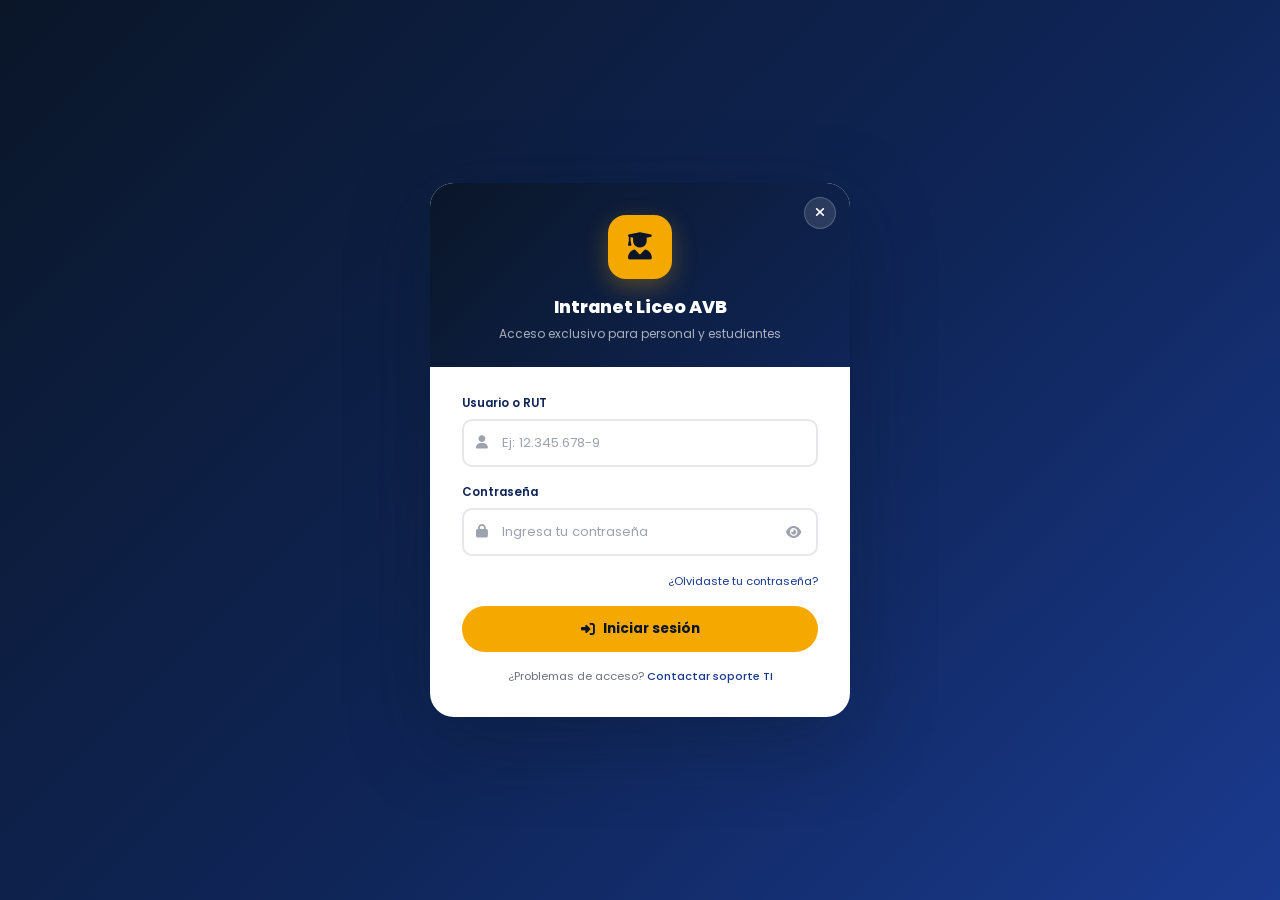
<file: index.html>
<!DOCTYPE html>
<html lang="es">
<head>
  <meta charset="UTF-8">
  <meta name="viewport" content="width=device-width, initial-scale=1.0">
  <title>Login - Intranet Liceo AVB</title>
  <link rel="icon" href="avb logo.jpg" type="image/png">

  <!-- CSS Principal -->
  <link rel="stylesheet" href="style.css">

  <!-- Fuente Poppins -->
  <link href="https://fonts.googleapis.com/css2?family=Poppins:wght@400;500;600;700;800&display=swap" rel="stylesheet">

  <!-- FontAwesome Íconos -->
  <link rel="stylesheet" href="https://cdnjs.cloudflare.com/ajax/libs/font-awesome/6.4.0/css/all.min.css">
</head>
<body>

  <main class="login-container">
    <section class="login-card">

      <header class="login-header">
        <button class="close-button" type="button" id="closeBtn" aria-label="Cerrar">
          <i class="fas fa-times"></i>
        </button>

        <div class="login-icon">
          <i class="fas fa-user-graduate"></i>
        </div>

        <h1>Intranet Liceo AVB</h1>
        <p>Acceso exclusivo para personal y estudiantes</p>
      </header>

      <!-- Mensaje de Alerta/Error Estilizado -->
      <div id="alertBox" class="alert-box" style="display: none;">
        <i id="alertIcon" class="fas"></i>
        <span id="alertText"></span>
      </div>

      <form class="login-form" id="loginForm">

        <div class="form-group">
          <label for="intraUser">Usuario o RUT</label>

          <div class="input-wrap">
            <i class="fas fa-user"></i>
            <input
              type="text"
              id="intraUser"
              name="usuario"
              placeholder="Ej: 12.345.678-9"
              autocomplete="username"
              required
            >
          </div>
        </div>

        <div class="form-group">
          <label for="intraPass">Contraseña</label>

          <div class="input-wrap">
            <i class="fas fa-lock"></i>
            <input
              type="password"
              id="intraPass"
              name="password"
              placeholder="Ingresa tu contraseña"
              autocomplete="current-password"
              required
            >

            <button
              class="toggle-pass"
              type="button"
              id="togglePass"
              aria-label="Mostrar contraseña"
            >
              <i class="fas fa-eye"></i>
            </button>
          </div>
        </div>

        <a href="recuperar_contra.html" class="form-forgot">
          ¿Olvidaste tu contraseña?
        </a>

        <button type="submit" class="btn-login" id="btnLogin">
          <i class="fas fa-sign-in-alt"></i>
          <span>Iniciar sesión</span>
        </button>

        <div class="login-footer">
          ¿Problemas de acceso?
          <a href="mailto:soporte@liceoavb.cl">
            Contactar soporte TI
          </a>
        </div>

      </form>
    </section>
  </main>

  <!-- JavaScript separado -->
  <script src="script.js"></script>
</body>
</html>
</file>
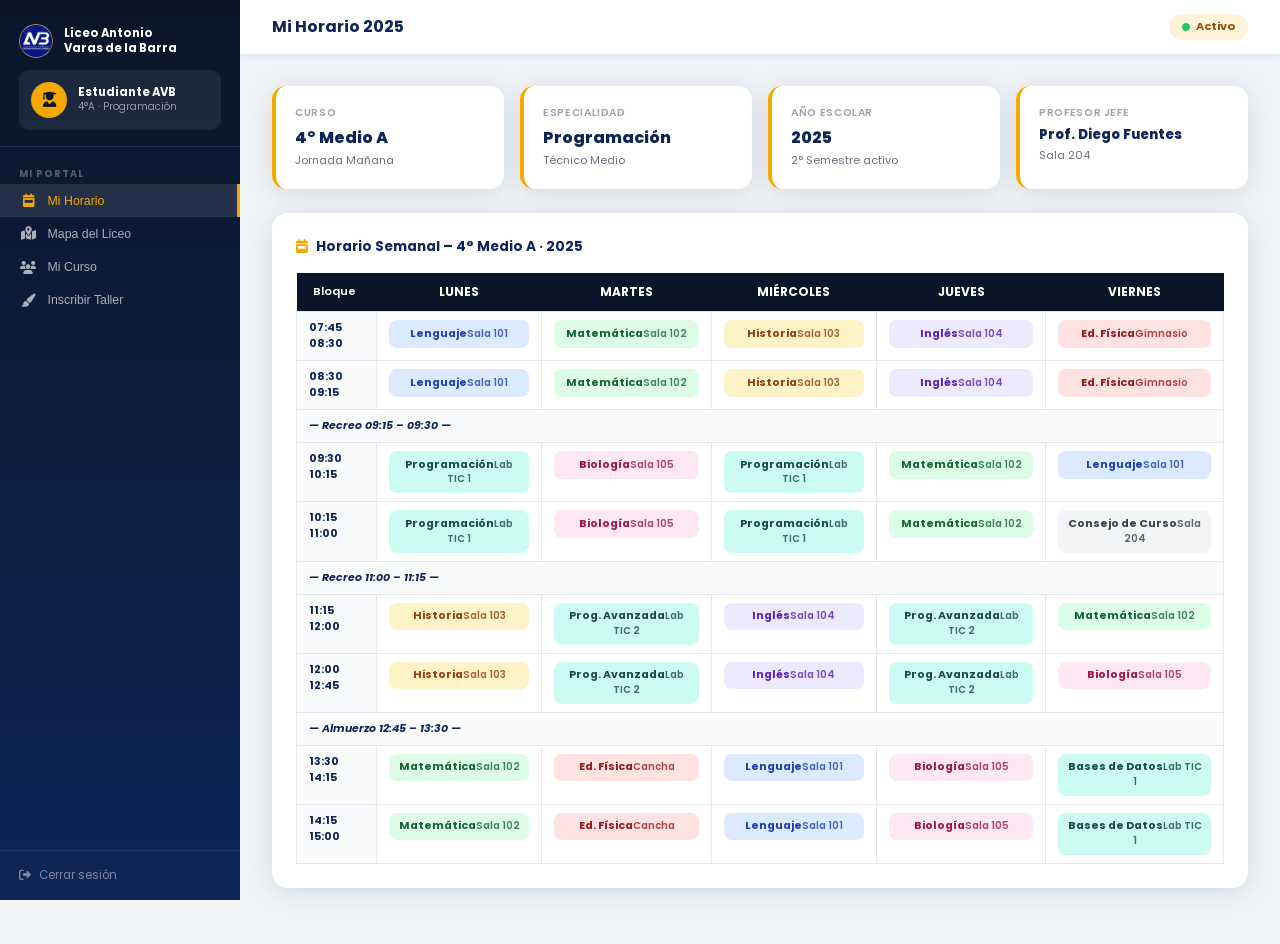
<file: estudiante.html>
<!DOCTYPE html>
<html lang="es">
<head>
  <meta charset="UTF-8"/>
  <meta name="viewport" content="width=device-width,initial-scale=1.0"/>
  <title>Portal Estudiante – Liceo AVB</title>
  <link rel="icon" href="avb logo.jpg" type="image/png">
  <link href="https://fonts.googleapis.com/css2?family=Poppins:wght@300;400;500;600;700;800&display=swap" rel="stylesheet"/>
  <link rel="stylesheet" href="https://cdnjs.cloudflare.com/ajax/libs/font-awesome/6.4.0/css/all.min.css"/>
  <style>
    *,*::before,*::after{box-sizing:border-box;margin:0;padding:0}
    :root{--navy:#0f2557;--dark:#0a1628;--gold:#f5a800;--gold2:#ffc107;--gray:#f3f4f6;--text:#374151;--white:#fff;--radius:12px;--shadow:0 4px 24px rgba(10,22,40,.12)}
    body{font-family:'Poppins',sans-serif;background:#f0f4f8;color:var(--text);min-height:100vh}

    /* SIDEBAR */
    .sidebar{position:fixed;top:0;left:0;width:240px;height:100vh;background:linear-gradient(180deg,var(--dark) 0%,var(--navy) 100%);display:flex;flex-direction:column;z-index:100;overflow-y:auto}
    .sb-brand{padding:1.5rem 1.2rem 1rem;border-bottom:1px solid rgba(255,255,255,.08)}
    .sb-brand .logo{display:flex;align-items:center;gap:.7rem;margin-bottom:.75rem}
    .sb-brand .logo svg{width:36px;height:36px;flex-shrink:0}
    .sb-brand .logo span{font-size:.72rem;font-weight:700;color:#fff;line-height:1.3}
    .sb-user{background:rgba(255,255,255,.07);border-radius:10px;padding:.75rem;display:flex;align-items:center;gap:.65rem}
    .sb-user .av{width:36px;height:36px;border-radius:50%;background:var(--gold);display:flex;align-items:center;justify-content:center;flex-shrink:0}
    .sb-user .av i{color:var(--dark);font-size:.95rem}
    .sb-user h4{font-size:.72rem;font-weight:700;color:#fff;line-height:1.2}
    .sb-user p{font-size:.62rem;color:rgba(255,255,255,.55)}
    .sb-nav{padding:.75rem 0;flex:1}
    .sb-section{font-size:.6rem;font-weight:700;color:rgba(255,255,255,.3);text-transform:uppercase;letter-spacing:.1em;padding:.5rem 1.2rem .2rem}
    .sb-link{display:flex;align-items:center;gap:.65rem;padding:.6rem 1.2rem;font-size:.77rem;font-weight:500;color:rgba(255,255,255,.65);text-decoration:none;transition:all .2s;cursor:pointer;border:none;background:none;width:100%;text-align:left}
    .sb-link i{width:18px;text-align:center;font-size:.82rem}
    .sb-link:hover,.sb-link.active{background:rgba(255,255,255,.1);color:#fff;border-right:3px solid var(--gold)}
    .sb-link.active{color:var(--gold)}
    .sb-footer{padding:1rem 1.2rem;border-top:1px solid rgba(255,255,255,.08)}
    .sb-footer a{display:flex;align-items:center;gap:.5rem;font-size:.72rem;color:rgba(255,255,255,.45);text-decoration:none;transition:color .2s}
    .sb-footer a:hover{color:#fff}

    /* MAIN */
    .main{margin-left:240px;min-height:100vh}
    .topbar{background:var(--white);padding:.85rem 2rem;display:flex;align-items:center;justify-content:space-between;box-shadow:0 1px 8px rgba(10,22,40,.08);position:sticky;top:0;z-index:50}
    .topbar h1{font-size:1rem;font-weight:700;color:var(--navy)}
    .topbar-right{display:flex;align-items:center;gap:1rem}
    .tb-badge{background:rgba(245,168,0,.15);color:#92540a;font-size:.7rem;font-weight:700;padding:.3rem .8rem;border-radius:50px;display:flex;align-items:center;gap:.4rem}
    .content{padding:2rem}

    /* PAGES */
    .page{display:none}.page.active{display:block}

    /* CARDS */
    .card{background:var(--white);border-radius:16px;padding:1.5rem;box-shadow:var(--shadow);margin-bottom:1.5rem}
    .card-title{font-size:.85rem;font-weight:700;color:var(--navy);margin-bottom:1rem;display:flex;align-items:center;gap:.5rem}
    .card-title i{color:var(--gold)}

    /* INFO CARDS ROW */
    .info-row{display:grid;grid-template-columns:repeat(auto-fill,minmax(200px,1fr));gap:1rem;margin-bottom:1.5rem}
    .info-card{background:var(--white);border-radius:14px;padding:1.2rem;box-shadow:var(--shadow);border-left:4px solid var(--gold)}
    .info-card .ic-label{font-size:.65rem;font-weight:600;color:#9ca3af;text-transform:uppercase;letter-spacing:.06em;margin-bottom:.25rem}
    .info-card .ic-value{font-size:1rem;font-weight:800;color:var(--navy)}
    .info-card .ic-sub{font-size:.7rem;color:#6b7280;margin-top:.15rem}

    /* HORARIO */
    .schedule-wrap{overflow-x:auto}
    .schedule{border-collapse:collapse;width:100%;min-width:700px;font-size:.74rem}
    .schedule th{background:var(--dark);color:#fff;padding:.65rem 1rem;text-align:center;font-weight:600;font-size:.7rem}
    .schedule th:first-child{text-align:left;width:80px}
    .schedule td{border:1px solid #e5e7eb;padding:.5rem .75rem;vertical-align:top;text-align:center}
    .schedule td:first-child{background:#f9fafb;font-weight:700;color:var(--navy);text-align:left;font-size:.68rem}
    .s-cell{border-radius:8px;padding:.4rem .5rem;font-size:.68rem;font-weight:600;line-height:1.35;display:block}
    .s-cell .asig{font-weight:700}
    .s-cell .sala{font-size:.62rem;opacity:.8;margin-top:.1rem}
    .c1{background:#dbeafe;color:#1e40af}.c2{background:#dcfce7;color:#166534}
    .c3{background:#fef3c7;color:#92400e}.c4{background:#ede9fe;color:#5b21b6}
    .c5{background:#fee2e2;color:#991b1b}.c6{background:#ccfbf1;color:#134e4a}
    .c7{background:#fce7f3;color:#9d174d}.c8{background:#f3f4f6;color:#374151}
    .s-break{background:#f9fafb;color:#9ca3af;font-style:italic;font-size:.66rem;text-align:center}
    .day-head{font-size:.75rem;font-weight:700}

    /* MAPA */
    .mapa-wrap{position:relative;width:100%;border-radius:12px;overflow:hidden;border:2px solid #e5e7eb}
    .mapa-svg{width:100%;height:auto;display:block}
    .map-legend{display:flex;flex-wrap:wrap;gap:.5rem;margin-top:1rem}
    .ml-item{display:flex;align-items:center;gap:.4rem;font-size:.7rem;color:var(--text)}
    .ml-dot{width:14px;height:14px;border-radius:4px;flex-shrink:0}

    /* TALLERES */
    .talleres-grid{display:grid;grid-template-columns:repeat(auto-fill,minmax(240px,1fr));gap:1rem}
    .taller-card{background:var(--gray);border-radius:14px;padding:1.25rem;border:2px solid transparent;transition:all .25s;cursor:pointer}
    .taller-card:hover{border-color:var(--gold);background:var(--white);box-shadow:var(--shadow)}
    .taller-card.inscrito{border-color:#16a34a;background:#f0fdf4}
    .tc-head{display:flex;align-items:center;gap:.75rem;margin-bottom:.75rem}
    .tc-icon{width:44px;height:44px;border-radius:12px;display:flex;align-items:center;justify-content:center;font-size:1.1rem;flex-shrink:0}
    .tc-head h3{font-size:.82rem;font-weight:700;color:var(--navy)}
    .tc-head p{font-size:.67rem;color:#6b7280}
    .tc-info{display:flex;flex-direction:column;gap:.2rem;margin-bottom:.85rem}
    .tc-info span{font-size:.68rem;color:#6b7280;display:flex;align-items:center;gap:.35rem}
    .tc-info span i{color:var(--gold);font-size:.65rem;width:12px}
    .btn-inscribir{width:100%;padding:.5rem;border-radius:50px;border:2px solid var(--navy);background:transparent;color:var(--navy);font-family:'Poppins',sans-serif;font-size:.74rem;font-weight:700;cursor:pointer;transition:all .2s}
    .btn-inscribir:hover{background:var(--navy);color:#fff}
    .btn-inscrito{width:100%;padding:.5rem;border-radius:50px;border:2px solid #16a34a;background:#16a34a;color:#fff;font-family:'Poppins',sans-serif;font-size:.74rem;font-weight:700;cursor:default}

    /* CURSO */
    .curso-grid{display:grid;grid-template-columns:1fr 1fr;gap:1.5rem}
    .pjefe-card{background:linear-gradient(135deg,var(--dark),var(--navy));border-radius:16px;padding:1.5rem;color:#fff;display:flex;align-items:center;gap:1rem}
    .pjefe-av{width:64px;height:64px;border-radius:50%;background:var(--gold);display:flex;align-items:center;justify-content:center;flex-shrink:0}
    .pjefe-av i{font-size:1.6rem;color:var(--dark)}
    .pjefe-info h3{font-size:1rem;font-weight:800;margin-bottom:.2rem}
    .pjefe-info p{font-size:.72rem;color:rgba(255,255,255,.7)}
    .pjefe-info .pjefe-tag{display:inline-block;margin-top:.4rem;background:var(--gold);color:var(--dark);font-size:.62rem;font-weight:700;padding:.15rem .55rem;border-radius:50px}
    .compas-list{display:grid;grid-template-columns:1fr 1fr;gap:.5rem;max-height:320px;overflow-y:auto}
    .compas-list::-webkit-scrollbar{width:4px}.compas-list::-webkit-scrollbar-thumb{background:#d1d5db;border-radius:4px}
    .compan-item{display:flex;align-items:center;gap:.6rem;background:var(--gray);border-radius:10px;padding:.6rem .8rem}
    .compan-av{width:30px;height:30px;border-radius:50%;background:linear-gradient(135deg,var(--dark),var(--navy));display:flex;align-items:center;justify-content:center;flex-shrink:0}
    .compan-av i{font-size:.7rem;color:var(--gold)}
    .compan-item h4{font-size:.7rem;font-weight:600;color:var(--navy);line-height:1.2}
    .compan-item p{font-size:.6rem;color:#9ca3af}

    @media(max-width:768px){.sidebar{width:100%;height:auto;position:relative}.main{margin-left:0}.curso-grid{grid-template-columns:1fr}}
  </style>
</head>
<body>

<!-- SIDEBAR -->
<div class="sidebar">
  <div class="sb-brand">
    <div class="logo">
      <img src="[data-uri]" alt="Logo AVB" style="width:34px;height:34px;border-radius:50%;object-fit:cover;flex-shrink:0"/>
      <span>Liceo Antonio<br/>Varas de la Barra</span>
    </div>
    <div class="sb-user">
      <div class="av"><i class="fas fa-user-graduate"></i></div>
      <div>
        <h4 id="sbName">Estudiante AVB</h4>
        <p id="sbCurso">4°A · Programación</p>
      </div>
    </div>
  </div>
  <nav class="sb-nav">
    <div class="sb-section">Mi Portal</div>
    <button class="sb-link active" onclick="showPage('horario',this)"><i class="fas fa-calendar-week"></i> Mi Horario</button>
    <button class="sb-link" onclick="showPage('mapa',this)"><i class="fas fa-map-marked-alt"></i> Mapa del Liceo</button>
    <button class="sb-link" onclick="showPage('curso',this)"><i class="fas fa-users"></i> Mi Curso</button>
    <button class="sb-link" onclick="showPage('talleres',this)"><i class="fas fa-paint-brush"></i> Inscribir Taller</button>
  </nav>
  <div class="sb-footer">
    <a href="../index.html" onclick="return confirmLogout()"><i class="fas fa-sign-out-alt"></i> Cerrar sesión</a>
  </div>
</div>

<!-- MAIN -->
<div class="main">
  <div class="topbar">
    <h1 id="pageTitle">Mi Horario 2025</h1>
    <div class="topbar-right">
      <span class="tb-badge"><i class="fas fa-circle" style="color:#22c55e;font-size:.5rem"></i> Activo</span>
    </div>
  </div>
  <div class="content">

    <!-- INFO ROW -->
    <div class="info-row">
      <div class="info-card"><div class="ic-label">Curso</div><div class="ic-value">4° Medio A</div><div class="ic-sub">Jornada Mañana</div></div>
      <div class="info-card"><div class="ic-label">Especialidad</div><div class="ic-value">Programación</div><div class="ic-sub">Técnico Medio</div></div>
      <div class="info-card"><div class="ic-label">Año Escolar</div><div class="ic-value">2025</div><div class="ic-sub">2° Semestre activo</div></div>
      <div class="info-card"><div class="ic-label">Profesor Jefe</div><div class="ic-value" style="font-size:.82rem">Prof. Diego Fuentes</div><div class="ic-sub">Sala 204</div></div>
    </div>

    <!-- HORARIO PAGE -->
    <div class="page active" id="page-horario">
      <div class="card">
        <div class="card-title"><i class="fas fa-calendar-week"></i> Horario Semanal – 4° Medio A · 2025</div>
        <div class="schedule-wrap">
          <table class="schedule">
            <thead>
              <tr>
                <th>Bloque</th>
                <th><span class="day-head">LUNES</span></th>
                <th><span class="day-head">MARTES</span></th>
                <th><span class="day-head">MIÉRCOLES</span></th>
                <th><span class="day-head">JUEVES</span></th>
                <th><span class="day-head">VIERNES</span></th>
              </tr>
            </thead>
            <tbody>
              <tr>
                <td>07:45<br/>08:30</td>
                <td><span class="s-cell c1"><span class="asig">Lenguaje</span><span class="sala">Sala 101</span></span></td>
                <td><span class="s-cell c2"><span class="asig">Matemática</span><span class="sala">Sala 102</span></span></td>
                <td><span class="s-cell c3"><span class="asig">Historia</span><span class="sala">Sala 103</span></span></td>
                <td><span class="s-cell c4"><span class="asig">Inglés</span><span class="sala">Sala 104</span></span></td>
                <td><span class="s-cell c5"><span class="asig">Ed. Física</span><span class="sala">Gimnasio</span></span></td>
              </tr>
              <tr>
                <td>08:30<br/>09:15</td>
                <td><span class="s-cell c1"><span class="asig">Lenguaje</span><span class="sala">Sala 101</span></span></td>
                <td><span class="s-cell c2"><span class="asig">Matemática</span><span class="sala">Sala 102</span></span></td>
                <td><span class="s-cell c3"><span class="asig">Historia</span><span class="sala">Sala 103</span></span></td>
                <td><span class="s-cell c4"><span class="asig">Inglés</span><span class="sala">Sala 104</span></span></td>
                <td><span class="s-cell c5"><span class="asig">Ed. Física</span><span class="sala">Gimnasio</span></span></td>
              </tr>
              <tr><td colspan="6" class="s-break">— Recreo 09:15 – 09:30 —</td></tr>
              <tr>
                <td>09:30<br/>10:15</td>
                <td><span class="s-cell c6"><span class="asig">Programación</span><span class="sala">Lab TIC 1</span></span></td>
                <td><span class="s-cell c7"><span class="asig">Biología</span><span class="sala">Sala 105</span></span></td>
                <td><span class="s-cell c6"><span class="asig">Programación</span><span class="sala">Lab TIC 1</span></span></td>
                <td><span class="s-cell c2"><span class="asig">Matemática</span><span class="sala">Sala 102</span></span></td>
                <td><span class="s-cell c1"><span class="asig">Lenguaje</span><span class="sala">Sala 101</span></span></td>
              </tr>
              <tr>
                <td>10:15<br/>11:00</td>
                <td><span class="s-cell c6"><span class="asig">Programación</span><span class="sala">Lab TIC 1</span></span></td>
                <td><span class="s-cell c7"><span class="asig">Biología</span><span class="sala">Sala 105</span></span></td>
                <td><span class="s-cell c6"><span class="asig">Programación</span><span class="sala">Lab TIC 1</span></span></td>
                <td><span class="s-cell c2"><span class="asig">Matemática</span><span class="sala">Sala 102</span></span></td>
                <td><span class="s-cell c8"><span class="asig">Consejo de Curso</span><span class="sala">Sala 204</span></span></td>
              </tr>
              <tr><td colspan="6" class="s-break">— Recreo 11:00 – 11:15 —</td></tr>
              <tr>
                <td>11:15<br/>12:00</td>
                <td><span class="s-cell c3"><span class="asig">Historia</span><span class="sala">Sala 103</span></span></td>
                <td><span class="s-cell c6"><span class="asig">Prog. Avanzada</span><span class="sala">Lab TIC 2</span></span></td>
                <td><span class="s-cell c4"><span class="asig">Inglés</span><span class="sala">Sala 104</span></span></td>
                <td><span class="s-cell c6"><span class="asig">Prog. Avanzada</span><span class="sala">Lab TIC 2</span></span></td>
                <td><span class="s-cell c2"><span class="asig">Matemática</span><span class="sala">Sala 102</span></span></td>
              </tr>
              <tr>
                <td>12:00<br/>12:45</td>
                <td><span class="s-cell c3"><span class="asig">Historia</span><span class="sala">Sala 103</span></span></td>
                <td><span class="s-cell c6"><span class="asig">Prog. Avanzada</span><span class="sala">Lab TIC 2</span></span></td>
                <td><span class="s-cell c4"><span class="asig">Inglés</span><span class="sala">Sala 104</span></span></td>
                <td><span class="s-cell c6"><span class="asig">Prog. Avanzada</span><span class="sala">Lab TIC 2</span></span></td>
                <td><span class="s-cell c7"><span class="asig">Biología</span><span class="sala">Sala 105</span></span></td>
              </tr>
              <tr><td colspan="6" class="s-break">— Almuerzo 12:45 – 13:30 —</td></tr>
              <tr>
                <td>13:30<br/>14:15</td>
                <td><span class="s-cell c2"><span class="asig">Matemática</span><span class="sala">Sala 102</span></span></td>
                <td><span class="s-cell c5"><span class="asig">Ed. Física</span><span class="sala">Cancha</span></span></td>
                <td><span class="s-cell c1"><span class="asig">Lenguaje</span><span class="sala">Sala 101</span></span></td>
                <td><span class="s-cell c7"><span class="asig">Biología</span><span class="sala">Sala 105</span></span></td>
                <td><span class="s-cell c6"><span class="asig">Bases de Datos</span><span class="sala">Lab TIC 1</span></span></td>
              </tr>
              <tr>
                <td>14:15<br/>15:00</td>
                <td><span class="s-cell c2"><span class="asig">Matemática</span><span class="sala">Sala 102</span></span></td>
                <td><span class="s-cell c5"><span class="asig">Ed. Física</span><span class="sala">Cancha</span></span></td>
                <td><span class="s-cell c1"><span class="asig">Lenguaje</span><span class="sala">Sala 101</span></span></td>
                <td><span class="s-cell c7"><span class="asig">Biología</span><span class="sala">Sala 105</span></span></td>
                <td><span class="s-cell c6"><span class="asig">Bases de Datos</span><span class="sala">Lab TIC 1</span></span></td>
              </tr>
            </tbody>
          </table>
        </div>
      </div>
    </div>

    <!-- MAPA PAGE -->
    <div class="page" id="page-mapa">
      <div class="card">
        <div class="card-title"><i class="fas fa-map-marked-alt"></i> Mapa del Liceo AVB – Planta completa</div>
        <div class="mapa-wrap">
          <svg class="mapa-svg" viewBox="0 0 900 620" xmlns="http://www.w3.org/2000/svg" font-family="Poppins,Arial,sans-serif">
            <!-- Fondo -->
            <rect width="900" height="620" fill="#f8fafc" rx="8"/>
            <!-- Perímetro exterior -->
            <rect x="20" y="20" width="860" height="580" fill="none" stroke="#94a3b8" stroke-width="2" stroke-dasharray="6,3" rx="6"/>
            <!-- Título plano -->
            <text x="450" y="50" text-anchor="middle" font-size="13" font-weight="700" fill="#0f2557">PLANO LICEO TÉCNICO PROFESIONAL ANTONIO VARAS DE LA BARRA</text>

            <!-- PATIO CENTRAL -->
            <rect x="310" y="180" width="280" height="200" fill="#e0f2fe" stroke="#7dd3fc" stroke-width="1.5" rx="6"/>
            <text x="450" y="270" text-anchor="middle" font-size="11" font-weight="600" fill="#0369a1">PATIO CENTRAL</text>
            <text x="450" y="285" text-anchor="middle" font-size="9" fill="#0369a1">Área recreativa</text>

            <!-- ENTRADA PRINCIPAL -->
            <rect x="390" y="560" width="120" height="30" fill="#f5a800" stroke="#d97706" stroke-width="1.5" rx="4"/>
            <text x="450" y="579" text-anchor="middle" font-size="10" font-weight="700" fill="#0a1628">ENTRADA PRINCIPAL</text>

            <!-- BLOQUE A – AULAS (izq) -->
            <rect x="40" y="70" width="250" height="440" fill="#dbeafe" stroke="#93c5fd" stroke-width="1.5" rx="6"/>
            <text x="165" y="95" text-anchor="middle" font-size="11" font-weight="700" fill="#1e40af">BLOQUE A – AULAS</text>
            <!-- Salas -->
            <rect x="55" y="105" width="100" height="55" fill="#fff" stroke="#93c5fd" stroke-width="1" rx="4"/>
            <text x="105" y="128" text-anchor="middle" font-size="9" font-weight="600" fill="#1e40af">Sala 101</text>
            <text x="105" y="141" text-anchor="middle" font-size="8" fill="#6b7280">Lenguaje</text>
            <rect x="175" y="105" width="100" height="55" fill="#fff" stroke="#93c5fd" stroke-width="1" rx="4"/>
            <text x="225" y="128" text-anchor="middle" font-size="9" font-weight="600" fill="#1e40af">Sala 102</text>
            <text x="225" y="141" text-anchor="middle" font-size="8" fill="#6b7280">Matemática</text>
            <rect x="55" y="170" width="100" height="55" fill="#fff" stroke="#93c5fd" stroke-width="1" rx="4"/>
            <text x="105" y="193" text-anchor="middle" font-size="9" font-weight="600" fill="#1e40af">Sala 103</text>
            <text x="105" y="206" text-anchor="middle" font-size="8" fill="#6b7280">Historia</text>
            <rect x="175" y="170" width="100" height="55" fill="#fff" stroke="#93c5fd" stroke-width="1" rx="4"/>
            <text x="225" y="193" text-anchor="middle" font-size="9" font-weight="600" fill="#1e40af">Sala 104</text>
            <text x="225" y="206" text-anchor="middle" font-size="8" fill="#6b7280">Inglés</text>
            <rect x="55" y="235" width="100" height="55" fill="#fff" stroke="#93c5fd" stroke-width="1" rx="4"/>
            <text x="105" y="258" text-anchor="middle" font-size="9" font-weight="600" fill="#1e40af">Sala 105</text>
            <text x="105" y="271" text-anchor="middle" font-size="8" fill="#6b7280">Ciencias</text>
            <rect x="175" y="235" width="100" height="55" fill="#fff" stroke="#93c5fd" stroke-width="1" rx="4"/>
            <text x="225" y="258" text-anchor="middle" font-size="9" font-weight="600" fill="#1e40af">Sala 106</text>
            <text x="225" y="271" text-anchor="middle" font-size="8" fill="#6b7280">Artes</text>
            <rect x="55" y="300" width="100" height="55" fill="#fff" stroke="#93c5fd" stroke-width="1" rx="4"/>
            <text x="105" y="323" text-anchor="middle" font-size="9" font-weight="600" fill="#1e40af">Sala 201</text>
            <text x="105" y="336" text-anchor="middle" font-size="8" fill="#6b7280">Música</text>
            <rect x="175" y="300" width="100" height="55" fill="#fff" stroke="#93c5fd" stroke-width="1" rx="4"/>
            <text x="225" y="323" text-anchor="middle" font-size="9" font-weight="600" fill="#1e40af">Sala 202</text>
            <text x="225" y="336" text-anchor="middle" font-size="8" fill="#6b7280">Filosofía</text>
            <rect x="55" y="365" width="100" height="55" fill="#fff" stroke="#93c5fd" stroke-width="1" rx="4"/>
            <text x="105" y="388" text-anchor="middle" font-size="9" font-weight="600" fill="#1e40af">Sala 203</text>
            <text x="105" y="401" text-anchor="middle" font-size="8" fill="#6b7280">Religión</text>
            <rect x="175" y="365" width="100" height="55" fill="#fff" stroke="#93c5fd" stroke-width="1" rx="4"/>
            <text x="225" y="388" text-anchor="middle" font-size="9" font-weight="600" fill="#1e40af">Sala 204</text>
            <text x="225" y="401" text-anchor="middle" font-size="8" fill="#6b7280">Prof. Jefe</text>
            <rect x="55" y="430" width="220" height="55" fill="#ede9fe" stroke="#a78bfa" stroke-width="1" rx="4"/>
            <text x="165" y="453" text-anchor="middle" font-size="9" font-weight="600" fill="#5b21b6">Sala de Eventos</text>
            <text x="165" y="468" text-anchor="middle" font-size="8" fill="#7c3aed">Actos y reuniones</text>

            <!-- BLOQUE B – TÉCNICO (der) -->
            <rect x="610" y="70" width="270" height="440" fill="#dcfce7" stroke="#86efac" stroke-width="1.5" rx="6"/>
            <text x="745" y="95" text-anchor="middle" font-size="11" font-weight="700" fill="#166534">BLOQUE B – TÉCNICO</text>
            <rect x="625" y="105" width="110" height="55" fill="#fff" stroke="#86efac" stroke-width="1" rx="4"/>
            <text x="680" y="128" text-anchor="middle" font-size="9" font-weight="600" fill="#166534">Lab TIC 1</text>
            <text x="680" y="141" text-anchor="middle" font-size="8" fill="#6b7280">Programación</text>
            <rect x="750" y="105" width="110" height="55" fill="#fff" stroke="#86efac" stroke-width="1" rx="4"/>
            <text x="805" y="128" text-anchor="middle" font-size="9" font-weight="600" fill="#166534">Lab TIC 2</text>
            <text x="805" y="141" text-anchor="middle" font-size="8" fill="#6b7280">Prog. Avanzada</text>
            <rect x="625" y="170" width="110" height="55" fill="#fff" stroke="#86efac" stroke-width="1" rx="4"/>
            <text x="680" y="193" text-anchor="middle" font-size="9" font-weight="600" fill="#166534">Taller TIC 1</text>
            <text x="680" y="206" text-anchor="middle" font-size="8" fill="#6b7280">Electrónica</text>
            <rect x="750" y="170" width="110" height="55" fill="#fff" stroke="#86efac" stroke-width="1" rx="4"/>
            <text x="805" y="193" text-anchor="middle" font-size="9" font-weight="600" fill="#166534">Taller TIC 2</text>
            <text x="805" y="206" text-anchor="middle" font-size="8" fill="#6b7280">Electricidad</text>
            <rect x="625" y="235" width="235" height="55" fill="#fff" stroke="#86efac" stroke-width="1" rx="4"/>
            <text x="742" y="258" text-anchor="middle" font-size="9" font-weight="600" fill="#166534">Taller Gastronomía</text>
            <text x="742" y="271" text-anchor="middle" font-size="8" fill="#6b7280">Cocina profesional equipada</text>
            <rect x="625" y="300" width="235" height="55" fill="#fff" stroke="#86efac" stroke-width="1" rx="4"/>
            <text x="742" y="323" text-anchor="middle" font-size="9" font-weight="600" fill="#166534">Taller Administración</text>
            <text x="742" y="336" text-anchor="middle" font-size="8" fill="#6b7280">Oficinas y gestión</text>
            <rect x="625" y="365" width="235" height="55" fill="#fef3c7" stroke="#fcd34d" stroke-width="1" rx="4"/>
            <text x="742" y="388" text-anchor="middle" font-size="9" font-weight="600" fill="#92400e">Biblioteca</text>
            <text x="742" y="401" text-anchor="middle" font-size="8" fill="#92400e">MiBiblio – Zona lectura</text>
            <rect x="625" y="430" width="235" height="55" fill="#fee2e2" stroke="#fca5a5" stroke-width="1" rx="4"/>
            <text x="742" y="453" text-anchor="middle" font-size="9" font-weight="600" fill="#991b1b">Gimnasio / Cancha</text>
            <text x="742" y="468" text-anchor="middle" font-size="8" fill="#991b1b">Ed. Física y deportes</text>

            <!-- BLOQUE C – ADMINISTRACIÓN -->
            <rect x="310" y="70" width="280" height="100" fill="#fce7f3" stroke="#f9a8d4" stroke-width="1.5" rx="6"/>
            <text x="450" y="95" text-anchor="middle" font-size="11" font-weight="700" fill="#9d174d">BLOQUE C – ADMINISTRACIÓN</text>
            <rect x="320" y="105" width="75" height="50" fill="#fff" stroke="#f9a8d4" stroke-width="1" rx="4"/>
            <text x="357" y="126" text-anchor="middle" font-size="8" font-weight="600" fill="#9d174d">Dirección</text>
            <rect x="405" y="105" width="75" height="50" fill="#fff" stroke="#f9a8d4" stroke-width="1" rx="4"/>
            <text x="442" y="126" text-anchor="middle" font-size="8" font-weight="600" fill="#9d174d">Inspectoría</text>
            <rect x="490" y="105" width="75" height="50" fill="#fff" stroke="#f9a8d4" stroke-width="1" rx="4"/>
            <text x="527" y="126" text-anchor="middle" font-size="8" font-weight="600" fill="#9d174d">Orientación</text>

            <!-- BLOQUE D – SERVICIOS -->
            <rect x="310" y="390" width="280" height="90" fill="#ccfbf1" stroke="#5eead4" stroke-width="1.5" rx="6"/>
            <text x="450" y="412" text-anchor="middle" font-size="10" font-weight="700" fill="#134e4a">SERVICIOS</text>
            <rect x="320" y="420" width="75" height="45" fill="#fff" stroke="#5eead4" stroke-width="1" rx="4"/>
            <text x="357" y="443" text-anchor="middle" font-size="8" font-weight="600" fill="#134e4a">Casino</text>
            <rect x="405" y="420" width="75" height="45" fill="#fff" stroke="#5eead4" stroke-width="1" rx="4"/>
            <text x="442" y="443" text-anchor="middle" font-size="8" font-weight="600" fill="#134e4a">Baños</text>
            <rect x="490" y="420" width="75" height="45" fill="#fff" stroke="#5eead4" stroke-width="1" rx="4"/>
            <text x="527" y="443" text-anchor="middle" font-size="8" font-weight="600" fill="#134e4a">Primeros Aux.</text>

            <!-- LEYENDA -->
            <rect x="30" y="510" width="260" height="70" fill="rgba(255,255,255,0.9)" stroke="#e5e7eb" stroke-width="1" rx="6"/>
            <text x="160" y="527" text-anchor="middle" font-size="9" font-weight="700" fill="#374151">LEYENDA</text>
            <rect x="40" y="534" width="12" height="10" fill="#dbeafe" stroke="#93c5fd"/><text x="57" y="543" font-size="8" fill="#374151">Aulas</text>
            <rect x="100" y="534" width="12" height="10" fill="#dcfce7" stroke="#86efac"/><text x="117" y="543" font-size="8" fill="#374151">Bloque Técnico</text>
            <rect x="195" y="534" width="12" height="10" fill="#fce7f3" stroke="#f9a8d4"/><text x="212" y="543" font-size="8" fill="#374151">Administración</text>
            <rect x="40" y="552" width="12" height="10" fill="#fef3c7" stroke="#fcd34d"/><text x="57" y="561" font-size="8" fill="#374151">Biblioteca</text>
            <rect x="100" y="552" width="12" height="10" fill="#e0f2fe" stroke="#7dd3fc"/><text x="117" y="561" font-size="8" fill="#374151">Patio Central</text>
            <rect x="195" y="552" width="12" height="10" fill="#ccfbf1" stroke="#5eead4"/><text x="212" y="561" font-size="8" fill="#374151">Servicios</text>
          </svg>
        </div>
        <p style="font-size:.72rem;color:#9ca3af;margin-top:.75rem;text-align:center"><i class="fas fa-info-circle"></i> Plano referencial. Reemplaza por el plano oficial del establecimiento.</p>
      </div>
    </div>

    <!-- CURSO PAGE -->
    <div class="page" id="page-curso">
      <div class="curso-grid">
        <div>
          <div class="card">
            <div class="card-title"><i class="fas fa-chalkboard-teacher"></i> Profesor Jefe</div>
            <div class="pjefe-card">
              <div class="pjefe-av"><i class="fas fa-user-tie"></i></div>
              <div class="pjefe-info">
                <h3>Prof. Diego Fuentes Araya</h3>
                <p>Desarrollo Web Frontend</p>
                <span class="pjefe-tag">4° Medio A · Programación</span>
              </div>
            </div>
          </div>
          <div class="card">
            <div class="card-title"><i class="fas fa-info-circle"></i> Datos del Curso</div>
            <div style="display:grid;grid-template-columns:1fr 1fr;gap:.75rem">
              <div style="background:var(--gray);border-radius:10px;padding:.85rem">
                <div style="font-size:.65rem;color:#9ca3af;text-transform:uppercase;font-weight:600;margin-bottom:.2rem">Curso</div>
                <div style="font-size:.9rem;font-weight:800;color:var(--navy)">4° Medio A</div>
              </div>
              <div style="background:var(--gray);border-radius:10px;padding:.85rem">
                <div style="font-size:.65rem;color:#9ca3af;text-transform:uppercase;font-weight:600;margin-bottom:.2rem">Total alumnos</div>
                <div style="font-size:.9rem;font-weight:800;color:var(--navy)">32</div>
              </div>
              <div style="background:var(--gray);border-radius:10px;padding:.85rem">
                <div style="font-size:.65rem;color:#9ca3af;text-transform:uppercase;font-weight:600;margin-bottom:.2rem">Sala base</div>
                <div style="font-size:.9rem;font-weight:800;color:var(--navy)">Sala 204</div>
              </div>
              <div style="background:var(--gray);border-radius:10px;padding:.85rem">
                <div style="font-size:.65rem;color:#9ca3af;text-transform:uppercase;font-weight:600;margin-bottom:.2rem">Especialidad</div>
                <div style="font-size:.9rem;font-weight:800;color:var(--navy)">Programación</div>
              </div>
            </div>
          </div>
        </div>
        <div class="card" style="height:fit-content">
          <div class="card-title"><i class="fas fa-users"></i> Compañeros de Curso (32)</div>
          <div class="compas-list" id="compas-list"></div>
        </div>
      </div>
    </div>

    <!-- TALLERES PAGE -->
    <div class="page" id="page-talleres">
      <div class="card">
        <div class="card-title"><i class="fas fa-paint-brush"></i> Talleres / Academias disponibles 2025</div>
        <p style="font-size:.78rem;color:#6b7280;margin-bottom:1.5rem">Puedes inscribirte en máximo 2 talleres. Los talleres se realizan en jornada contraria.</p>
        <div class="talleres-grid" id="talleres-grid"></div>
      </div>
    </div>

  </div><!-- end content -->
</div><!-- end main -->

<script>
/* NAV */
function showPage(id, el){
  document.querySelectorAll('.page').forEach(p=>p.classList.remove('active'));
  document.querySelectorAll('.sb-link').forEach(b=>b.classList.remove('active'));
  document.getElementById('page-'+id).classList.add('active');
  el.classList.add('active');
  const titles={horario:'Mi Horario 2025',mapa:'Mapa del Liceo',curso:'Mi Curso',talleres:'Inscripción de Talleres'};
  document.getElementById('pageTitle').textContent=titles[id];
}

/* COMPAÑEROS */
const nombres=['Aarón Tapia V.','Abigail Flores M.','Alexis Soto R.','Andrea Mamani L.','Bastián Cruz O.','Belén González T.','Camilo Ríos A.','Carla Choque P.','Daniel Vera S.','Daniela Pérez C.','Diego Fuentes A.','Emilia Castillo B.','Felipe Mora Q.','Fernanda López R.','Francisco Araya N.','Gabriela Torres M.','Ignacio Vidal K.','Isabel Cáceres F.','Javiera Núñez P.','Joaquín Espinoza D.','José Contreras L.','Josefina Herrera A.','Juan Pablo Rojas G.','Karina Díaz B.','Luis Mendoza C.','Luisa Pinto E.','Marcelo Vargas H.','María Paz Salinas J.','Nicolás Carvajal O.','Paula Ortega R.','Rodrigo Bustos I.','Valentina Aguilera Z.'];
const cl=document.getElementById('compas-list');
nombres.forEach(n=>{
  cl.innerHTML+=`<div class="compan-item"><div class="compan-av"><i class="fas fa-user"></i></div><div><h4>${n}</h4><p>4°A · 2025</p></div></div>`;
});

/* TALLERES */
const talleres=[
  {id:1,nombre:'Taller de Robótica',icon:'fas fa-robot',color:'#dbeafe',icolor:'#1e40af',dia:'Lunes',hora:'15:30 – 17:00',sala:'Lab TIC 1',cupos:20,inscritos:14,inscrito:false},
  {id:2,nombre:'Academia de Fútbol',icon:'fas fa-futbol',color:'#dcfce7',icolor:'#166534',dia:'Martes y Jueves',hora:'15:30 – 17:00',sala:'Cancha',cupos:25,inscritos:25,inscrito:false},
  {id:3,nombre:'Taller de Cocina Saludable',icon:'fas fa-carrot',color:'#fef3c7',icolor:'#92400e',dia:'Miércoles',hora:'15:30 – 17:00',sala:'Taller Gastronomía',cupos:15,inscritos:8,inscrito:true},
  {id:4,nombre:'Academia de Inglés',icon:'fas fa-language',color:'#ede9fe',icolor:'#5b21b6',dia:'Lunes y Miércoles',hora:'15:30 – 17:00',sala:'Sala 104',cupos:20,inscritos:18,inscrito:false},
  {id:5,nombre:'Taller de Fotografía',icon:'fas fa-camera',color:'#fce7f3',icolor:'#9d174d',dia:'Viernes',hora:'15:30 – 17:00',sala:'Sala 106',cupos:12,inscritos:9,inscrito:false},
  {id:6,nombre:'Academia de Matemática',icon:'fas fa-square-root-alt',color:'#ccfbf1',icolor:'#134e4a',dia:'Martes',hora:'15:30 – 17:00',sala:'Sala 102',cupos:20,inscritos:11,inscrito:false},
];
function renderTalleres(){
  const g=document.getElementById('talleres-grid');
  g.innerHTML=talleres.map(t=>{
    const lleno=t.inscritos>=t.cupos&&!t.inscrito;
    return `<div class="taller-card ${t.inscrito?'inscrito':''}" id="tc-${t.id}">
      <div class="tc-head">
        <div class="tc-icon" style="background:${t.color}"><i class="${t.icon}" style="color:${t.icolor}"></i></div>
        <div><h3>${t.nombre}</h3><p>${t.inscrito?'✅ Inscrito':'Disponible'}</p></div>
      </div>
      <div class="tc-info">
        <span><i class="fas fa-calendar-day"></i>${t.dia}</span>
        <span><i class="fas fa-clock"></i>${t.hora}</span>
        <span><i class="fas fa-map-pin"></i>${t.sala}</span>
        <span><i class="fas fa-users"></i>${t.inscritos}/${t.cupos} cupos</span>
      </div>
      ${t.inscrito
        ? `<button class="btn-inscrito">✓ Inscrito</button>`
        : lleno
          ? `<button class="btn-inscribir" style="opacity:.5;cursor:not-allowed" disabled>Sin cupos disponibles</button>`
          : `<button class="btn-inscribir" onclick="inscribir(${t.id})">Inscribirme</button>`}
    </div>`;
  }).join('');
}
function inscribir(id){
  const t=talleres.find(x=>x.id===id);
  const yaInscritos=talleres.filter(x=>x.inscrito).length;
  if(yaInscritos>=2&&!t.inscrito){alert('Ya estás inscrito en 2 talleres (máximo permitido).');return;}
  t.inscrito=true;t.inscritos++;
  renderTalleres();
}
renderTalleres();
</script>
</body>
</html>
</file>
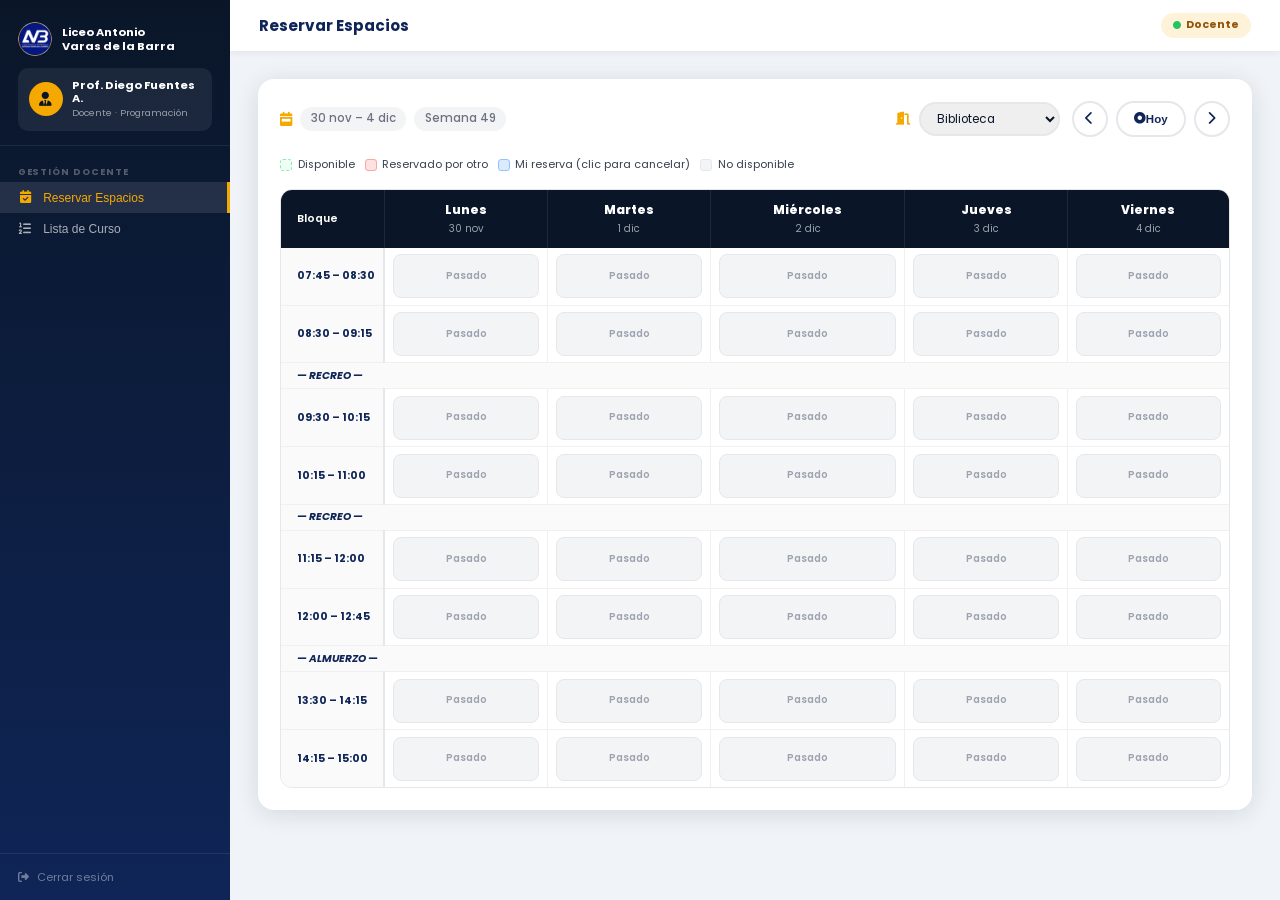
<file: profesor.html>
<!DOCTYPE html>
<html lang="es">
<head>
  <meta charset="UTF-8"/>
  <meta name="viewport" content="width=device-width,initial-scale=1.0"/>
  <title>Portal Docente – Liceo AVB</title>
  <link href="https://fonts.googleapis.com/css2?family=Poppins:wght@300;400;500;600;700;800&display=swap" rel="stylesheet"/>
  <link rel="stylesheet" href="https://cdnjs.cloudflare.com/ajax/libs/font-awesome/6.4.0/css/all.min.css"/>
  <style>
    *,*::before,*::after{box-sizing:border-box;margin:0;padding:0}
    :root{
      --navy:#0f2557;--dark:#0a1628;--gold:#f5a800;--gold2:#ffc107;
      --gray:#f3f4f6;--text:#374151;--white:#fff;
      --radius:12px;--shadow:0 4px 24px rgba(10,22,40,.12);
      --libre:#f0fdf4;--libre-b:#86efac;--libre-t:#166534;
      --ocup:#fee2e2;--ocup-t:#991b1b;
      --mio:#dbeafe;--mio-t:#1e40af;
      --bloq:#f3f4f6;--bloq-t:#9ca3af;
    }
    body{font-family:'Poppins',sans-serif;background:#f0f4f8;color:var(--text);min-height:100vh}

    /* ── SIDEBAR ── */
    .sidebar{position:fixed;top:0;left:0;width:230px;height:100vh;background:linear-gradient(180deg,var(--dark) 0%,var(--navy) 100%);display:flex;flex-direction:column;z-index:100;overflow-y:auto}
    .sb-brand{padding:1.4rem 1.1rem .9rem;border-bottom:1px solid rgba(255,255,255,.08)}
    .sb-brand .logo{display:flex;align-items:center;gap:.65rem;margin-bottom:.7rem}
    .sb-brand .logo svg{width:34px;height:34px;flex-shrink:0}
    .sb-brand .logo span{font-size:.7rem;font-weight:700;color:#fff;line-height:1.3}
    .sb-user{background:rgba(255,255,255,.07);border-radius:10px;padding:.7rem;display:flex;align-items:center;gap:.6rem}
    .sb-user .av{width:34px;height:34px;border-radius:50%;background:var(--gold);display:flex;align-items:center;justify-content:center;flex-shrink:0}
    .sb-user .av i{color:var(--dark);font-size:.9rem}
    .sb-user h4{font-size:.7rem;font-weight:700;color:#fff;line-height:1.2}
    .sb-user p{font-size:.6rem;color:rgba(255,255,255,.55)}
    .sb-nav{padding:.7rem 0;flex:1}
    .sb-section{font-size:.58rem;font-weight:700;color:rgba(255,255,255,.3);text-transform:uppercase;letter-spacing:.1em;padding:.5rem 1.1rem .15rem}
    .sb-link{display:flex;align-items:center;gap:.6rem;padding:.55rem 1.1rem;font-size:.75rem;font-weight:500;color:rgba(255,255,255,.65);cursor:pointer;border:none;background:none;width:100%;text-align:left;transition:all .2s}
    .sb-link i{width:16px;text-align:center;font-size:.8rem}
    .sb-link:hover,.sb-link.active{background:rgba(255,255,255,.1);color:#fff;border-right:3px solid var(--gold)}
    .sb-link.active{color:var(--gold)}
    .sb-footer{padding:.9rem 1.1rem;border-top:1px solid rgba(255,255,255,.08)}
    .sb-footer a{display:flex;align-items:center;gap:.5rem;font-size:.7rem;color:rgba(255,255,255,.4);text-decoration:none;transition:color .2s}
    .sb-footer a:hover{color:#fff}

    /* ── MAIN ── */
    .main{margin-left:230px;min-height:100vh}
    .topbar{background:var(--white);padding:.8rem 1.8rem;display:flex;align-items:center;justify-content:space-between;box-shadow:0 1px 8px rgba(10,22,40,.08);position:sticky;top:0;z-index:50}
    .topbar h1{font-size:.95rem;font-weight:700;color:var(--navy)}
    .tb-badge{background:rgba(245,168,0,.15);color:#92540a;font-size:.68rem;font-weight:700;padding:.28rem .75rem;border-radius:50px;display:flex;align-items:center;gap:.35rem}
    .content{padding:1.75rem}
    .page{display:none}.page.active{display:block}
    .card{background:var(--white);border-radius:16px;padding:1.4rem;box-shadow:var(--shadow);margin-bottom:1.4rem}
    .card-title{font-size:.85rem;font-weight:700;color:var(--navy);margin-bottom:1rem;display:flex;align-items:center;gap:.45rem}
    .card-title i{color:var(--gold)}

    /* ── WEEK NAVIGATOR ── */
    .week-nav{display:flex;align-items:center;justify-content:space-between;gap:1rem;margin-bottom:1.25rem;flex-wrap:wrap}
    .week-label{font-size:.88rem;font-weight:700;color:var(--navy);display:flex;align-items:center;gap:.5rem}
    .week-label span{font-size:.72rem;font-weight:500;color:#6b7280;background:var(--gray);padding:.2rem .65rem;border-radius:50px}
    .week-btns{display:flex;align-items:center;gap:.5rem}
    .wbtn{width:36px;height:36px;border-radius:50%;border:2px solid #e5e7eb;background:var(--white);color:var(--navy);font-size:.85rem;cursor:pointer;display:flex;align-items:center;justify-content:center;transition:all .2s}
    .wbtn:hover{border-color:var(--navy);background:var(--navy);color:#fff}
    .wbtn-today{padding:0 1rem;width:auto;border-radius:50px;font-size:.72rem;font-weight:600;white-space:nowrap}
    .week-espacio-tag{display:flex;align-items:center;gap:.5rem}
    .week-espacio-tag select{padding:.4rem .75rem;border:2px solid #e5e7eb;border-radius:50px;font-family:'Poppins',sans-serif;font-size:.74rem;outline:none;color:var(--dark);transition:border .2s;cursor:pointer}
    .week-espacio-tag select:focus{border-color:var(--navy)}

    /* ── LEYENDA ── */
    .leyenda{display:flex;flex-wrap:wrap;gap:.6rem;margin-bottom:1rem}
    .ley-item{display:flex;align-items:center;gap:.35rem;font-size:.68rem;color:var(--text)}
    .ley-dot{width:12px;height:12px;border-radius:3px;flex-shrink:0}

    /* ── CALENDAR TABLE ── */
    .cal-wrap{overflow-x:auto;border-radius:12px;border:1px solid #e5e7eb}
    .cal-table{border-collapse:collapse;width:100%;min-width:600px;font-size:.72rem}
    /* header dias */
    .cal-table thead th{background:var(--dark);color:#fff;padding:.7rem .6rem;text-align:center;font-weight:600;font-size:.68rem;border-right:1px solid rgba(255,255,255,.08)}
    .cal-table thead th:first-child{text-align:left;width:100px;padding-left:1rem}
    .cal-table thead th:last-child{border-right:none}
    .th-day{font-size:.75rem;font-weight:800;display:block;margin-bottom:.1rem}
    .th-date{font-size:.62rem;font-weight:400;color:rgba(255,255,255,.6)}
    /* rows */
    .cal-table tbody tr{border-bottom:1px solid #f0f0f0}
    .cal-table tbody tr:last-child{border-bottom:none}
    .cal-table td{border-right:1px solid #f0f0f0;padding:.4rem .5rem;vertical-align:middle;text-align:center}
    .cal-table td:first-child{background:#fafafa;font-weight:700;color:var(--navy);text-align:left;padding-left:1rem;font-size:.66rem;white-space:nowrap;border-right:2px solid #e5e7eb}
    .cal-table td:last-child{border-right:none}
    /* BREAK row */
    .break-row td{background:#f9fafb;color:#9ca3af;font-style:italic;font-size:.64rem;text-align:center;padding:.28rem;border-right:none}
    /* BLOQUE CELLS */
    .bloque{border-radius:8px;padding:.38rem .45rem;font-size:.66rem;font-weight:600;line-height:1.35;display:flex;flex-direction:column;align-items:center;justify-content:center;min-height:44px;transition:all .2s;cursor:default}
    .bloque-libre{background:var(--libre);color:var(--libre-t);cursor:pointer;border:1px dashed var(--libre-b)}
    .bloque-libre:hover{background:#bbf7d0;transform:scale(1.04);box-shadow:0 2px 10px rgba(22,163,74,.2)}
    .bloque-libre .bl-icon{font-size:.8rem;margin-bottom:.1rem;opacity:.7}
    .bloque-libre .bl-text{font-size:.62rem}
    .bloque-ocupado{background:var(--ocup);color:var(--ocup-t);border:1px solid #fca5a5}
    .bloque-ocupado .bl-quien{font-size:.62rem;opacity:.8;margin-top:.1rem}
    .bloque-mio{background:var(--mio);color:var(--mio-t);cursor:pointer;border:1px solid #93c5fd}
    .bloque-mio:hover{background:#bfdbfe;box-shadow:0 2px 10px rgba(37,99,235,.2)}
    .bloque-mio .bl-motivo{font-size:.6rem;opacity:.8;margin-top:.1rem;max-width:90px;overflow:hidden;text-overflow:ellipsis;white-space:nowrap}
    .bloque-mio .bl-cancel{font-size:.58rem;margin-top:.15rem;color:#3b82f6;text-decoration:underline}
    .bloque-bloqueado{background:var(--bloq);color:var(--bloq-t);border:1px solid #e5e7eb}
    .bloque-bloqueado .bl-text{font-size:.6rem}

    /* ── MODAL RESERVA ── */
    .modal-overlay{position:fixed;inset:0;background:rgba(10,22,40,.65);backdrop-filter:blur(5px);z-index:3000;display:flex;align-items:center;justify-content:center;padding:1rem;opacity:0;pointer-events:none;transition:opacity .25s}
    .modal-overlay.open{opacity:1;pointer-events:all}
    .modal-box{background:var(--white);border-radius:20px;width:100%;max-width:460px;box-shadow:0 20px 60px rgba(10,22,40,.3);transform:translateY(18px) scale(.97);transition:transform .3s cubic-bezier(.34,1.56,.64,1);overflow:hidden}
    .modal-overlay.open .modal-box{transform:translateY(0) scale(1)}
    /* header del modal */
    .modal-head{background:linear-gradient(135deg,var(--dark),var(--navy));padding:1.4rem 1.5rem 1.2rem;display:flex;align-items:flex-start;justify-content:space-between}
    .modal-head-info h3{font-size:.95rem;font-weight:800;color:#fff;margin-bottom:.2rem}
    .modal-head-info p{font-size:.72rem;color:rgba(255,255,255,.65)}
    .modal-head-close{width:30px;height:30px;border-radius:50%;background:rgba(255,255,255,.12);border:1px solid rgba(255,255,255,.2);color:#fff;font-size:.8rem;cursor:pointer;display:flex;align-items:center;justify-content:center;flex-shrink:0;transition:background .2s}
    .modal-head-close:hover{background:rgba(255,255,255,.25)}
    /* detalle del bloque */
    .modal-bloque-info{display:grid;grid-template-columns:1fr 1fr;gap:.6rem;padding:1.2rem 1.5rem .8rem;border-bottom:1px solid #f0f0f0}
    .mbi-item{background:var(--gray);border-radius:10px;padding:.7rem .85rem}
    .mbi-label{font-size:.6rem;font-weight:600;color:#9ca3af;text-transform:uppercase;letter-spacing:.05em;margin-bottom:.15rem}
    .mbi-value{font-size:.78rem;font-weight:700;color:var(--navy)}
    /* body */
    .modal-body-inner{padding:1rem 1.5rem 1.4rem}
    .mf-group{margin-bottom:.9rem}
    .mf-group label{display:block;font-size:.72rem;font-weight:600;color:var(--navy);margin-bottom:.35rem}
    .mf-group input,.mf-group textarea,.mf-group select{width:100%;padding:.6rem .85rem;border:2px solid #e5e7eb;border-radius:10px;font-family:'Poppins',sans-serif;font-size:.78rem;color:var(--dark);outline:none;transition:border .2s;background:var(--white)}
    .mf-group input:focus,.mf-group textarea:focus,.mf-group select:focus{border-color:var(--navy2,#1a3a8f)}
    .mf-group textarea{resize:vertical;min-height:80px;line-height:1.6}
    .modal-actions{display:flex;gap:.65rem;justify-content:flex-end;padding:0 1.5rem 1.4rem}
    .btn-cancelar-modal{background:var(--gray);color:var(--text);border:none;border-radius:50px;padding:.5rem 1.2rem;font-family:'Poppins',sans-serif;font-size:.75rem;font-weight:600;cursor:pointer;transition:background .2s}
    .btn-cancelar-modal:hover{background:#e5e7eb}
    .btn-confirmar-modal{background:var(--gold);color:var(--dark);border:none;border-radius:50px;padding:.5rem 1.4rem;font-family:'Poppins',sans-serif;font-size:.78rem;font-weight:700;cursor:pointer;transition:all .2s;display:flex;align-items:center;gap:.4rem}
    .btn-confirmar-modal:hover{background:var(--gold2);transform:translateY(-1px);box-shadow:0 4px 14px rgba(245,168,0,.35)}
    /* modal cancelar reserva */
    .modal-cancel-head{background:linear-gradient(135deg,#7f1d1d,#dc2626);padding:1.4rem 1.5rem 1.2rem;display:flex;align-items:flex-start;justify-content:space-between}
    .btn-confirmar-cancel{background:#dc2626;color:#fff;border:none;border-radius:50px;padding:.5rem 1.4rem;font-family:'Poppins',sans-serif;font-size:.78rem;font-weight:700;cursor:pointer;transition:all .2s}
    .btn-confirmar-cancel:hover{background:#b91c1c}

    /* ── LISTA CURSO ── */
    .curso-select-row{display:flex;align-items:center;gap:.85rem;margin-bottom:1.4rem;flex-wrap:wrap}
    .curso-select-row select{padding:.5rem .85rem;border:2px solid #e5e7eb;border-radius:10px;font-family:'Poppins',sans-serif;font-size:.76rem;outline:none;transition:border .2s}
    .curso-select-row select:focus{border-color:var(--navy)}
    .btn-print{background:var(--dark);color:#fff;border:none;border-radius:50px;padding:.5rem 1.3rem;font-family:'Poppins',sans-serif;font-size:.74rem;font-weight:600;cursor:pointer;transition:background .2s;display:flex;align-items:center;gap:.4rem}
    .btn-print:hover{background:var(--navy)}
    .btn-excel{background:#16a34a;color:#fff;border:none;border-radius:50px;padding:.5rem 1.3rem;font-family:'Poppins',sans-serif;font-size:.74rem;font-weight:600;cursor:pointer;transition:background .2s;display:flex;align-items:center;gap:.4rem}
    .btn-excel:hover{background:#15803d}
    .lista-table{width:100%;border-collapse:collapse;font-size:.75rem}
    .lista-table thead tr{background:var(--dark)}
    .lista-table thead th{padding:.6rem .9rem;color:#fff;text-align:left;font-size:.66rem;font-weight:600;text-transform:uppercase;letter-spacing:.04em}
    .lista-table tbody tr{border-bottom:1px solid #e5e7eb;transition:background .15s}
    .lista-table tbody tr:hover{background:#fafafa}
    .lista-table tbody td{padding:.55rem .9rem;vertical-align:middle}
    .firma-box{width:120px;height:28px;border:1px solid #d1d5db;border-radius:4px}

    /* ── NOTIF TOAST ── */
    .toast{position:fixed;bottom:1.5rem;right:1.5rem;z-index:9999;display:flex;align-items:center;gap:.6rem;padding:.8rem 1.3rem;border-radius:12px;font-size:.78rem;font-weight:600;transform:translateY(20px);opacity:0;transition:all .3s;pointer-events:none;box-shadow:0 8px 24px rgba(10,22,40,.2)}
    .toast.show{transform:translateY(0);opacity:1}
    .toast.success{background:var(--dark);color:#fff}
    .toast.success i{color:var(--gold)}
    .toast.danger{background:#dc2626;color:#fff}
    .toast.danger i{color:#fca5a5}

    @media(max-width:768px){.sidebar{width:100%;height:auto;position:relative}.main{margin-left:0}.modal-bloque-info{grid-template-columns:1fr}}
  </style>
</head>
<body>

<!-- SIDEBAR -->
<div class="sidebar">
  <div class="sb-brand">
    <div class="logo">
      <img src="[data-uri]" alt="Logo AVB" style="width:34px;height:34px;border-radius:50%;object-fit:cover;flex-shrink:0"/>
      <span>Liceo Antonio<br/>Varas de la Barra</span>
    </div>
    <div class="sb-user">
      <div class="av"><i class="fas fa-user-tie"></i></div>
      <div><h4>Prof. Diego Fuentes A.</h4><p>Docente · Programación</p></div>
    </div>
  </div>
  <nav class="sb-nav">
    <div class="sb-section">Gestión Docente</div>
    <button class="sb-link active" onclick="showPage('reservas',this)"><i class="fas fa-calendar-check"></i> Reservar Espacios</button>
    <button class="sb-link" onclick="showPage('lista',this)"><i class="fas fa-list-ol"></i> Lista de Curso</button>
  </nav>
  <div class="sb-footer">
    <a href="../liceoavb.html" onclick="return confirm('¿Cerrar sesión?')"><i class="fas fa-sign-out-alt"></i> Cerrar sesión</a>
  </div>
</div>

<!-- MAIN -->
<div class="main">
  <div class="topbar">
    <h1 id="pageTitle">Reservar Espacios</h1>
    <span class="tb-badge"><i class="fas fa-circle" style="color:#22c55e;font-size:.5rem"></i> Docente</span>
  </div>
  <div class="content">

    <!-- ═══ PAGE RESERVAS ═══ -->
    <div class="page active" id="page-reservas">
      <div class="card">

        <!-- Navegador de semana + selector espacio -->
        <div class="week-nav">
          <div class="week-label">
            <i class="fas fa-calendar-week" style="color:var(--gold)"></i>
            <span id="weekRangeLabel">Cargando...</span>
            <span id="weekNumLabel"></span>
          </div>
          <div style="display:flex;align-items:center;gap:.75rem;flex-wrap:wrap">
            <div class="week-espacio-tag">
              <i class="fas fa-door-open" style="color:var(--gold);font-size:.82rem"></i>
              <select id="espacioSelect" onchange="buildCalendar()">
                <option value="biblioteca">Biblioteca</option>
                <option value="tic1">Taller TIC 1</option>
                <option value="tic2">Taller TIC 2</option>
                <option value="tic3">Taller TIC 3</option>
                <option value="tic4">Taller TIC 4</option>
                <option value="eventos">Sala de Eventos</option>
              </select>
            </div>
            <div class="week-btns">
              <button class="wbtn" onclick="changeWeek(-1)" title="Semana anterior"><i class="fas fa-chevron-left"></i></button>
              <button class="wbtn wbtn-today" onclick="goToday()"><i class="fas fa-dot-circle"></i> Hoy</button>
              <button class="wbtn" onclick="changeWeek(1)" title="Semana siguiente"><i class="fas fa-chevron-right"></i></button>
            </div>
          </div>
        </div>

        <!-- Leyenda -->
        <div class="leyenda">
          <div class="ley-item"><div class="ley-dot" style="background:var(--libre);border:1px dashed var(--libre-b)"></div> Disponible</div>
          <div class="ley-item"><div class="ley-dot" style="background:var(--ocup);border:1px solid #fca5a5"></div> Reservado por otro</div>
          <div class="ley-item"><div class="ley-dot" style="background:var(--mio);border:1px solid #93c5fd"></div> Mi reserva (clic para cancelar)</div>
          <div class="ley-item"><div class="ley-dot" style="background:var(--bloq);border:1px solid #e5e7eb"></div> No disponible</div>
        </div>

        <!-- Tabla -->
        <div class="cal-wrap">
          <table class="cal-table" id="calTable"></table>
        </div>

      </div><!-- end card -->
    </div><!-- end page reservas -->

    <!-- ═══ PAGE LISTA ═══ -->
    <div class="page" id="page-lista">
      <div class="card">
        <div class="card-title"><i class="fas fa-list-ol"></i> Lista de Curso para Impresión</div>
        <div class="curso-select-row">
          <select id="sel-curso" onchange="renderLista()">
            <option value="4A">4° Medio A – Programación</option>
            <option value="4B">4° Medio B – Electrónica</option>
            <option value="3A">3° Medio A – Gastronomía</option>
            <option value="3B">3° Medio B – Administración</option>
          </select>
          <button class="btn-print" onclick="imprimirLista()"><i class="fas fa-print"></i> Imprimir PDF</button>
          <button class="btn-excel" onclick="exportarExcel()"><i class="fas fa-file-excel"></i> Exportar Excel</button>
        </div>
        <div id="lista-container"></div>
      </div>
    </div>

  </div>
</div>

<!-- ═══ MODAL NUEVA RESERVA ═══ -->
<div class="modal-overlay" id="modalReserva">
  <div class="modal-box">
    <div class="modal-head">
      <div class="modal-head-info">
        <h3><i class="fas fa-calendar-plus"></i> Solicitar Reserva</h3>
        <p>Completa los detalles para confirmar el bloque</p>
      </div>
      <button class="modal-head-close" onclick="closeModal('modalReserva')"><i class="fas fa-times"></i></button>
    </div>
    <div class="modal-bloque-info" id="mbiDetalle"></div>
    <div class="modal-body-inner">
      <div class="mf-group">
        <label><i class="fas fa-bullseye" style="color:var(--gold);margin-right:.3rem"></i>Motivo / Objetivo de la reserva *</label>
        <textarea id="inp-motivo" placeholder="Ej: Investigación científica con 3°A – Proyecto de robótica..." rows="3"></textarea>
      </div>
      <div class="mf-group">
        <label><i class="fas fa-users" style="color:var(--gold);margin-right:.3rem"></i>Curso(s) que usará el espacio</label>
        <input type="text" id="inp-curso" placeholder="Ej: 3°A, 4°B"/>
      </div>
    </div>
    <div class="modal-actions">
      <button class="btn-cancelar-modal" onclick="closeModal('modalReserva')">Cancelar</button>
      <button class="btn-confirmar-modal" onclick="confirmarReserva()"><i class="fas fa-check"></i> Confirmar reserva</button>
    </div>
  </div>
</div>

<!-- ═══ MODAL CANCELAR RESERVA ═══ -->
<div class="modal-overlay" id="modalCancelar">
  <div class="modal-box">
    <div class="modal-cancel-head">
      <div class="modal-head-info">
        <h3><i class="fas fa-times-circle"></i> Cancelar Reserva</h3>
        <p>Esta acción no se puede deshacer</p>
      </div>
      <button class="modal-head-close" onclick="closeModal('modalCancelar')"><i class="fas fa-times"></i></button>
    </div>
    <div class="modal-bloque-info" id="mbiCancelar"></div>
    <div class="modal-body-inner">
      <p style="font-size:.8rem;color:#6b7280;line-height:1.7">¿Estás seguro de que deseas <strong style="color:#dc2626">cancelar</strong> esta reserva? El bloque quedará disponible para otros docentes.</p>
    </div>
    <div class="modal-actions">
      <button class="btn-cancelar-modal" onclick="closeModal('modalCancelar')">Volver</button>
      <button class="btn-confirmar-cancel" onclick="confirmarCancelacion()"><i class="fas fa-trash-alt"></i> Sí, cancelar reserva</button>
    </div>
  </div>
</div>

<!-- TOAST -->
<div class="toast" id="toast"><i id="toast-icon" class="fas fa-check-circle"></i> <span id="toast-msg"></span></div>

<script>
/* ══════════════════════════════════
   DATOS Y CONFIGURACIÓN
══════════════════════════════════ */
const BLOQUES = [
  { label:'07:45 – 08:30', id:'B1' },
  { label:'08:30 – 09:15', id:'B2' },
  { label:'RECREO',        id:'REC1', break:true },
  { label:'09:30 – 10:15', id:'B3' },
  { label:'10:15 – 11:00', id:'B4' },
  { label:'RECREO',        id:'REC2', break:true },
  { label:'11:15 – 12:00', id:'B5' },
  { label:'12:00 – 12:45', id:'B6' },
  { label:'ALMUERZO',      id:'ALM',  break:true },
  { label:'13:30 – 14:15', id:'B7' },
  { label:'14:15 – 15:00', id:'B8' },
];
const DIAS_SEMANA = ['Lunes','Martes','Miércoles','Jueves','Viernes'];
const ESPACIOS = {
  biblioteca:'Biblioteca',
  tic1:'Taller TIC 1',
  tic2:'Taller TIC 2',
  tic3:'Taller TIC 3',
  tic4:'Taller TIC 4',
  eventos:'Sala de Eventos'
};

// Reservas de otros docentes (simuladas)
const reservasOtros = [
  { espacio:'biblioteca', fecha:'2025-03-04', bloqueId:'B2', quien:'Prof. Herrera' },
  { espacio:'biblioteca', fecha:'2025-03-06', bloqueId:'B4', quien:'Prof. Mamani' },
  { espacio:'tic1',       fecha:'2025-03-03', bloqueId:'B3', quien:'Prof. Torres' },
  { espacio:'tic1',       fecha:'2025-03-07', bloqueId:'B5', quien:'Prof. Rojas' },
  { espacio:'eventos',    fecha:'2025-03-04', bloqueId:'B6', quien:'Prof. Quispe' },
  { espacio:'biblioteca', fecha:'2025-03-11', bloqueId:'B1', quien:'Prof. Castillo' },
  { espacio:'tic2',       fecha:'2025-03-12', bloqueId:'B3', quien:'Prof. Núñez' },
];

// Mis reservas (persiste en sessionStorage para demo)
function getMisReservas() {
  try { return JSON.parse(sessionStorage.getItem('mis_reservas') || '[]'); } catch { return []; }
}
function saveMisReservas(arr) { sessionStorage.setItem('mis_reservas', JSON.stringify(arr)); }

/* ══════════════════════════════════
   SEMANA ACTUAL
══════════════════════════════════ */
let weekOffset = 0; // 0 = semana actual

function getWeekDates(offset) {
  const now = new Date();
  // Lunes de la semana actual
  const day = now.getDay(); // 0=dom, 1=lun...
  const diff = (day === 0 ? -6 : 1 - day);
  const monday = new Date(now);
  monday.setDate(now.getDate() + diff + offset * 7);
  monday.setHours(0,0,0,0);
  const dates = [];
  for (let i = 0; i < 5; i++) {
    const d = new Date(monday);
    d.setDate(monday.getDate() + i);
    dates.push(d);
  }
  return dates;
}

function fmtDate(d) {
  return d.toISOString().split('T')[0]; // YYYY-MM-DD
}
function fmtShort(d) {
  return d.toLocaleDateString('es-CL', { day:'numeric', month:'short' });
}
function fmtFull(d) {
  return d.toLocaleDateString('es-CL', { weekday:'long', day:'numeric', month:'long', year:'numeric' });
}

function changeWeek(dir) { weekOffset += dir; buildCalendar(); }
function goToday() { weekOffset = 0; buildCalendar(); }

/* ══════════════════════════════════
   BUILD CALENDAR
══════════════════════════════════ */
function buildCalendar() {
  const dates = getWeekDates(weekOffset);
  const espacio = document.getElementById('espacioSelect').value;
  const misReservas = getMisReservas();

  // Etiqueta semana
  document.getElementById('weekRangeLabel').textContent =
    `${fmtShort(dates[0])} – ${fmtShort(dates[4])}`;
  const wn = getWeekNumber(dates[0]);
  document.getElementById('weekNumLabel').textContent = `Semana ${wn}`;

  let html = `<thead><tr>
    <th style="width:100px">Bloque</th>
    ${dates.map((d,i) => `
      <th>
        <span class="th-day">${DIAS_SEMANA[i]}</span>
        <span class="th-date">${fmtShort(d)}</span>
      </th>`).join('')}
  </tr></thead><tbody>`;

  BLOQUES.forEach(bloque => {
    if (bloque.break) {
      html += `<tr class="break-row"><td colspan="6">— ${bloque.label} —</td></tr>`;
      return;
    }
    html += `<tr><td>${bloque.label}</td>`;
    dates.forEach((date, di) => {
      const dateStr = fmtDate(date);
      const diaNombre = DIAS_SEMANA[di].toLowerCase().normalize('NFD').replace(/[\u0300-\u036f]/g,'');
      const cell = buildCell(espacio, dateStr, bloque.id, diaNombre, date, di, bloque.label, misReservas);
      html += `<td>${cell}</td>`;
    });
    html += `</tr>`;
  });

  html += `</tbody>`;
  document.getElementById('calTable').innerHTML = html;
}

function isBloqueado(espacio, diaNombre, bloqueId) {
  // Sala de eventos: bloqueada lunes y miércoles en la tarde (B7, B8)
  if (espacio === 'eventos' && (diaNombre === 'lunes' || diaNombre === 'miercoles') && (bloqueId === 'B7' || bloqueId === 'B8')) return true;
  return false;
}

function buildCell(espacio, dateStr, bloqueId, diaNombre, date, di, bloqueLabel, misReservas) {
  if (isBloqueado(espacio, diaNombre, bloqueId)) {
    return `<div class="bloque bloque-bloqueado"><span class="bl-text"><i class="fas fa-ban"></i> No disp.</span></div>`;
  }
  // ¿Mi reserva?
  const miR = misReservas.find(r => r.espacio === espacio && r.fecha === dateStr && r.bloqueId === bloqueId);
  if (miR) {
    return `<div class="bloque bloque-mio" onclick="abrirCancelar('${espacio}','${dateStr}','${bloqueId}','${bloqueLabel}','${diaNombre}')">
      <span><i class="fas fa-bookmark"></i> Mi reserva</span>
      <span class="bl-motivo" title="${miR.motivo}">${miR.motivo.substring(0,22)}${miR.motivo.length>22?'...':''}</span>
      <span class="bl-cancel"><i class="fas fa-times-circle"></i> Cancelar</span>
    </div>`;
  }
  // ¿Ocupado por otro?
  const otro = reservasOtros.find(r => r.espacio === espacio && r.fecha === dateStr && r.bloqueId === bloqueId);
  if (otro) {
    return `<div class="bloque bloque-ocupado">
      <span><i class="fas fa-lock"></i> Ocupado</span>
      <span class="bl-quien">${otro.quien}</span>
    </div>`;
  }
  // Pasado — no reservable
  const today = new Date(); today.setHours(0,0,0,0);
  if (date < today) {
    return `<div class="bloque bloque-bloqueado"><span class="bl-text" style="font-size:.6rem">Pasado</span></div>`;
  }
  // Libre
  return `<div class="bloque bloque-libre" onclick="abrirReserva('${espacio}','${dateStr}','${bloqueId}','${bloqueLabel}','${diaNombre}')">
    <span class="bl-icon"><i class="fas fa-plus"></i></span>
    <span class="bl-text">Reservar</span>
  </div>`;
}

function getWeekNumber(d) {
  const date = new Date(Date.UTC(d.getFullYear(), d.getMonth(), d.getDate()));
  date.setUTCDate(date.getUTCDate() + 4 - (date.getUTCDay() || 7));
  const yearStart = new Date(Date.UTC(date.getUTCFullYear(), 0, 1));
  return Math.ceil((((date - yearStart) / 86400000) + 1) / 7);
}

/* ══════════════════════════════════
   MODALES
══════════════════════════════════ */
let pendingSlot = null;
let cancelSlot = null;

function abrirReserva(espacio, fecha, bloqueId, bloqueLabel, diaNombre) {
  pendingSlot = { espacio, fecha, bloqueId, bloqueLabel };
  const fechaObj = new Date(fecha + 'T12:00:00');
  document.getElementById('mbiDetalle').innerHTML = `
    <div class="mbi-item"><div class="mbi-label"><i class="fas fa-door-open"></i> Espacio</div><div class="mbi-value">${ESPACIOS[espacio]}</div></div>
    <div class="mbi-item"><div class="mbi-label"><i class="fas fa-calendar-day"></i> Fecha</div><div class="mbi-value">${fmtFull(fechaObj)}</div></div>
    <div class="mbi-item"><div class="mbi-label"><i class="fas fa-clock"></i> Bloque</div><div class="mbi-value">${bloqueLabel}</div></div>
    <div class="mbi-item"><div class="mbi-label"><i class="fas fa-user-tie"></i> Docente</div><div class="mbi-value">Prof. Diego Fuentes A.</div></div>`;
  document.getElementById('inp-motivo').value = '';
  document.getElementById('inp-curso').value = '';
  openModal('modalReserva');
}

function abrirCancelar(espacio, fecha, bloqueId, bloqueLabel, diaNombre) {
  cancelSlot = { espacio, fecha, bloqueId };
  const miR = getMisReservas().find(r => r.espacio === espacio && r.fecha === fecha && r.bloqueId === bloqueId);
  const fechaObj = new Date(fecha + 'T12:00:00');
  document.getElementById('mbiCancelar').innerHTML = `
    <div class="mbi-item"><div class="mbi-label"><i class="fas fa-door-open"></i> Espacio</div><div class="mbi-value">${ESPACIOS[espacio]}</div></div>
    <div class="mbi-item"><div class="mbi-label"><i class="fas fa-calendar-day"></i> Fecha</div><div class="mbi-value">${fmtFull(fechaObj)}</div></div>
    <div class="mbi-item"><div class="mbi-label"><i class="fas fa-clock"></i> Bloque</div><div class="mbi-value">${bloqueLabel}</div></div>
    <div class="mbi-item"><div class="mbi-label"><i class="fas fa-bullseye"></i> Motivo</div><div class="mbi-value" style="font-size:.72rem">${miR ? miR.motivo : '—'}</div></div>`;
  openModal('modalCancelar');
}

function confirmarReserva() {
  const motivo = document.getElementById('inp-motivo').value.trim();
  const curso = document.getElementById('inp-curso').value.trim();
  if (!motivo) {
    document.getElementById('inp-motivo').style.borderColor = '#ef4444';
    document.getElementById('inp-motivo').focus();
    return;
  }
  document.getElementById('inp-motivo').style.borderColor = '';
  const reservas = getMisReservas();
  reservas.push({ ...pendingSlot, motivo, curso });
  saveMisReservas(reservas);
  closeModal('modalReserva');
  buildCalendar();
  showToast(`✓ Bloque reservado en ${ESPACIOS[pendingSlot.espacio]}`, 'success');
  pendingSlot = null;
}

function confirmarCancelacion() {
  const reservas = getMisReservas().filter(r =>
    !(r.espacio === cancelSlot.espacio && r.fecha === cancelSlot.fecha && r.bloqueId === cancelSlot.bloqueId)
  );
  saveMisReservas(reservas);
  closeModal('modalCancelar');
  buildCalendar();
  showToast('Reserva cancelada correctamente', 'danger');
  cancelSlot = null;
}

function openModal(id) {
  document.getElementById(id).classList.add('open');
  document.body.style.overflow = 'hidden';
}
function closeModal(id) {
  document.getElementById(id).classList.remove('open');
  document.body.style.overflow = '';
}
// Cerrar al click fuera
['modalReserva','modalCancelar'].forEach(id => {
  document.getElementById(id).addEventListener('click', e => {
    if (e.target === document.getElementById(id)) closeModal(id);
  });
});
document.addEventListener('keydown', e => { if (e.key === 'Escape') { closeModal('modalReserva'); closeModal('modalCancelar'); }});

/* ══════════════════════════════════
   TOAST
══════════════════════════════════ */
function showToast(msg, type = 'success') {
  const t = document.getElementById('toast');
  const icon = document.getElementById('toast-icon');
  document.getElementById('toast-msg').textContent = msg;
  t.className = `toast ${type}`;
  icon.className = type === 'success' ? 'fas fa-check-circle' : 'fas fa-times-circle';
  t.classList.add('show');
  setTimeout(() => t.classList.remove('show'), 3500);
}

/* ══════════════════════════════════
   NAV PAGES
══════════════════════════════════ */
function showPage(id, el) {
  document.querySelectorAll('.page').forEach(p => p.classList.remove('active'));
  document.querySelectorAll('.sb-link').forEach(b => b.classList.remove('active'));
  document.getElementById('page-' + id).classList.add('active');
  el.classList.add('active');
  const titles = { reservas:'Reservar Espacios', lista:'Lista de Curso' };
  document.getElementById('pageTitle').textContent = titles[id];
  if (id === 'lista') renderLista();
}

/* ══════════════════════════════════
   LISTA DE CURSO
══════════════════════════════════ */
const cursoData = {
  '4A':{ nombre:'4° Medio A', pjefe:'Prof. Diego Fuentes Araya', especialidad:'Programación', alumnos:[
    {n:1,nombre:'Aarón Ignacio Tapia Vera',rut:'22.100.001-1'},{n:2,nombre:'Abigail Flores Mamani',rut:'22.100.002-2'},
    {n:3,nombre:'Alexis Soto Ríos',rut:'22.100.003-3'},{n:4,nombre:'Andrea Mamani Lagos',rut:'22.100.004-4'},
    {n:5,nombre:'Bastián Cruz Olivares',rut:'22.100.005-5'},{n:6,nombre:'Belén González Tapia',rut:'22.100.006-6'},
    {n:7,nombre:'Camilo Ríos Araya',rut:'22.100.007-7'},{n:8,nombre:'Carla Choque Pizarro',rut:'22.100.008-8'},
    {n:9,nombre:'Daniel Vera Soto',rut:'22.100.009-9'},{n:10,nombre:'Daniela Pérez Colque',rut:'22.100.010-0'},
    {n:11,nombre:'Emilia Castillo Barraza',rut:'22.100.011-1'},{n:12,nombre:'Felipe Mora Quispe',rut:'22.100.012-2'},
    {n:13,nombre:'Fernanda López Riquelme',rut:'22.100.013-3'},{n:14,nombre:'Francisco Araya Núñez',rut:'22.100.014-4'},
    {n:15,nombre:'Gabriela Torres Mondaca',rut:'22.100.015-5'},{n:16,nombre:'Ignacio Vidal Korhonen',rut:'22.100.016-6'},
    {n:17,nombre:'Isabel Cáceres Fuentes',rut:'22.100.017-7'},{n:18,nombre:'Javiera Núñez Pacheco',rut:'22.100.018-8'},
    {n:19,nombre:'Joaquín Espinoza Díaz',rut:'22.100.019-9'},{n:20,nombre:'José Contreras Lagos',rut:'22.100.020-0'},
    {n:21,nombre:'Josefina Herrera Arce',rut:'22.100.021-1'},{n:22,nombre:'Juan Pablo Rojas González',rut:'22.100.022-2'},
    {n:23,nombre:'Karina Díaz Bernal',rut:'22.100.023-3'},{n:24,nombre:'Luis Mendoza Cáceres',rut:'22.100.024-4'},
    {n:25,nombre:'Luisa Pinto Estrada',rut:'22.100.025-5'},{n:26,nombre:'Marcelo Vargas Huerta',rut:'22.100.026-6'},
    {n:27,nombre:'María Paz Salinas Jiménez',rut:'22.100.027-7'},{n:28,nombre:'Nicolás Carvajal Ortiz',rut:'22.100.028-8'},
    {n:29,nombre:'Paula Ortega Romero',rut:'22.100.029-9'},{n:30,nombre:'Rodrigo Bustos Ibáñez',rut:'22.100.030-0'},
    {n:31,nombre:'Valentina Aguilera Zárate',rut:'22.100.031-1'},{n:32,nombre:'Víctor Hugo Flores Arce',rut:'22.100.032-2'},
  ]},
  '4B':{ nombre:'4° Medio B', pjefe:'Prof. Álvaro Díaz Castillo', especialidad:'Electrónica', alumnos:Array.from({length:28},(_,i)=>({n:i+1,nombre:`Alumno ${String(i+1).padStart(2,'0')} 4°B`,rut:`22.200.${String(i+1).padStart(3,'0')}-${i%10}` }))},
  '3A':{ nombre:'3° Medio A', pjefe:'Prof. Marcela Colque Arce', especialidad:'Gastronomía',   alumnos:Array.from({length:30},(_,i)=>({n:i+1,nombre:`Alumno ${String(i+1).padStart(2,'0')} 3°A`,rut:`22.300.${String(i+1).padStart(3,'0')}-${i%10}` }))},
  '3B':{ nombre:'3° Medio B', pjefe:'Prof. Claudia Herrera Vidal', especialidad:'Administración', alumnos:Array.from({length:31},(_,i)=>({n:i+1,nombre:`Alumno ${String(i+1).padStart(2,'0')} 3°B`,rut:`22.400.${String(i+1).padStart(3,'0')}-${i%10}` }))},
};

function renderLista() {
  const key = document.getElementById('sel-curso').value;
  const c = cursoData[key];
  document.getElementById('lista-container').innerHTML = `
    <div style="margin-bottom:1rem;padding:.7rem 1rem;background:var(--gray);border-radius:10px;display:flex;gap:2rem;flex-wrap:wrap">
      <span style="font-size:.74rem"><b style="color:var(--navy)">Curso:</b> ${c.nombre}</span>
      <span style="font-size:.74rem"><b style="color:var(--navy)">Especialidad:</b> ${c.especialidad}</span>
      <span style="font-size:.74rem"><b style="color:var(--navy)">Prof. Jefe:</b> ${c.pjefe}</span>
      <span style="font-size:.74rem"><b style="color:var(--navy)">Total:</b> ${c.alumnos.length} alumnos</span>
    </div>
    <table class="lista-table" id="print-table">
      <thead><tr><th>#</th><th>Nombre Completo</th><th>RUT</th><th>Firma</th></tr></thead>
      <tbody>${c.alumnos.map(a=>`<tr><td>${a.n}</td><td>${a.nombre}</td><td>${a.rut}</td><td><div class="firma-box"></div></td></tr>`).join('')}</tbody>
    </table>`;
}

function imprimirLista() {
  const key = document.getElementById('sel-curso').value;
  const c = cursoData[key];
  const w = window.open('','_blank');
  w.document.write(`<!DOCTYPE html><html><head><title>Lista ${c.nombre}</title>
  <style>body{font-family:Arial,sans-serif;padding:2cm}h2{color:#0f2557;margin-bottom:.4rem}p{font-size:11px;color:#555;margin-bottom:1rem}
  table{width:100%;border-collapse:collapse;font-size:11px}th{background:#0a1628;color:#fff;padding:6px 10px;text-align:left}
  td{border:1px solid #e5e7eb;padding:6px 10px}tr:nth-child(even){background:#f9fafb}.firma{width:130px;height:32px;border:1px solid #d1d5db}
  @media print{button{display:none}}</style></head><body>
  <h2>Lista de Curso – ${c.nombre} · Año 2025</h2>
  <p>Especialidad: ${c.especialidad} &nbsp;|&nbsp; Prof. Jefe: ${c.pjefe} &nbsp;|&nbsp; Total: ${c.alumnos.length} alumnos &nbsp;|&nbsp; Fecha: ${new Date().toLocaleDateString('es-CL')}</p>
  <table><thead><tr><th>#</th><th>Nombre Completo</th><th>RUT</th><th>Firma</th></tr></thead><tbody>
  ${c.alumnos.map(a=>`<tr><td>${a.n}</td><td>${a.nombre}</td><td>${a.rut}</td><td class="firma"></td></tr>`).join('')}
  </tbody></table>
  <p style="margin-top:2rem;font-size:9px;color:#9ca3af">Liceo Técnico Profesional Antonio Varas de la Barra · Arica, Chile · Documento generado el ${new Date().toLocaleDateString('es-CL')}</p>
  <script>window.print();<\/script></body></html>`);
  w.document.close();
}

function exportarExcel() {
  const key = document.getElementById('sel-curso').value;
  const c = cursoData[key];
  let csv = `#,Nombre Completo,RUT,Firma\n`;
  c.alumnos.forEach(a => csv += `${a.n},"${a.nombre}","${a.rut}",""\n`);
  const blob = new Blob(["\ufeff"+csv], { type:'text/csv;charset=utf-8' });
  const url = URL.createObjectURL(blob);
  const a = document.createElement('a');
  a.href = url; a.download = `Lista_${c.nombre.replace(/\s/g,'_')}_2025.csv`;
  a.click(); URL.revokeObjectURL(url);
  showToast('✓ Archivo CSV descargado', 'success');
}

/* ══════════════════════════════════
   INIT
══════════════════════════════════ */
buildCalendar();
renderLista();
</script>
</body>
</html>
</file>
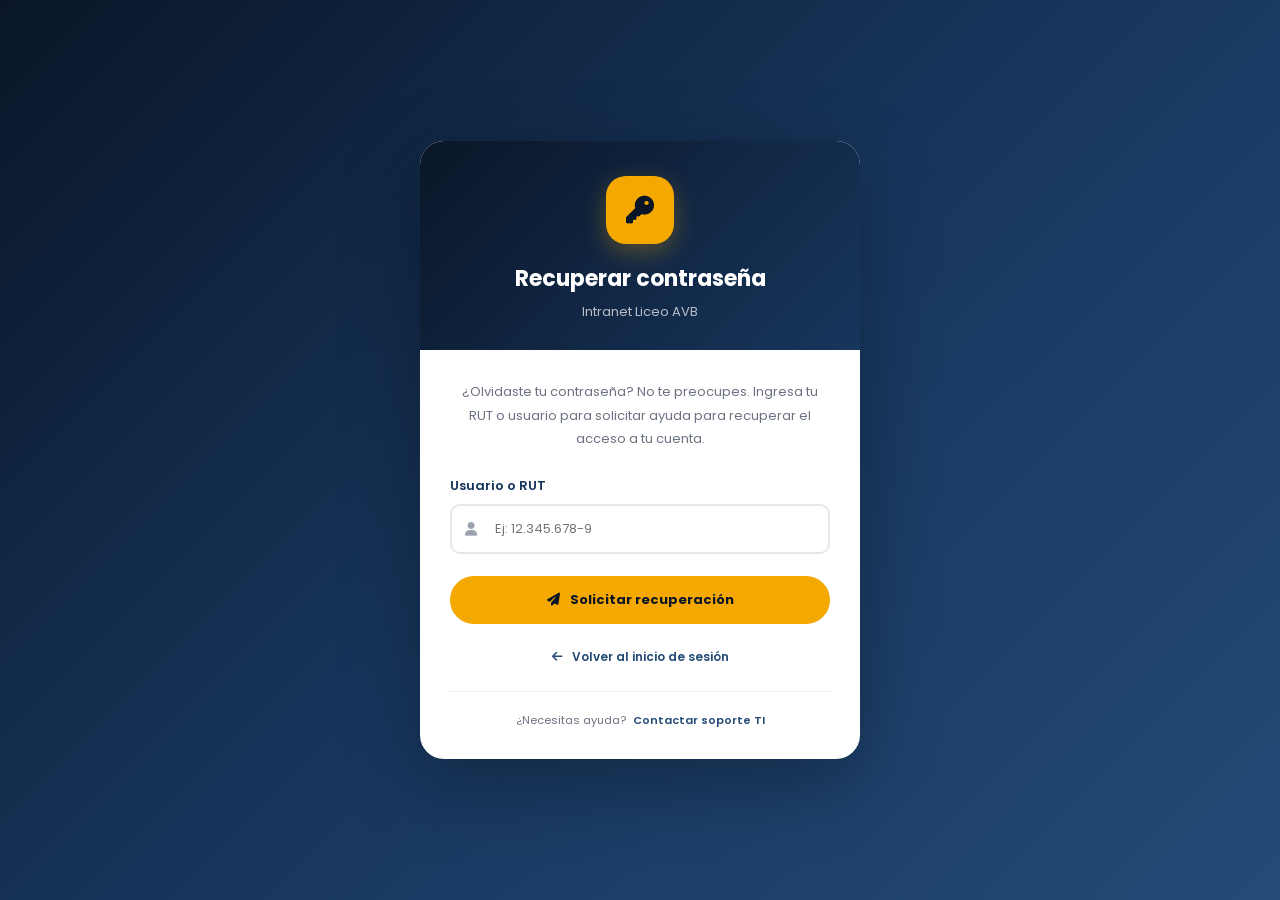
<file: recuperar_contra.html>
<!doctype html>
<html lang="es">
  <head>
    <meta charset="UTF-8" />
    <meta name="viewport" content="width=device-width, initial-scale=1.0" />
    <title>Recuperar contraseña | Liceo AVB</title>
    <link rel="icon" href="avb logo.jpg" type="image/png">

    <link rel="stylesheet" href="recuperar.css" />

    <link
      href="https://fonts.googleapis.com/css2?family=Poppins:wght@300;400;500;600;700;800&display=swap"
      rel="stylesheet"
    />

    <link
      rel="stylesheet"
      href="https://cdnjs.cloudflare.com/ajax/libs/font-awesome/6.4.0/css/all.min.css"
    />
  </head>
  <body>
    <main class="recovery-container">
      <section class="recovery-card">
        <header class="recovery-header">
          <div class="recovery-icon">
            <i class="fas fa-key"></i>
          </div>

          <h1>Recuperar contraseña</h1>

          <p>Intranet Liceo AVB</p>
        </header>

        <div class="recovery-body">
          <p class="recovery-description">
            ¿Olvidaste tu contraseña? No te preocupes. Ingresa tu RUT o usuario
            para solicitar ayuda para recuperar el acceso a tu cuenta.
          </p>

          <form id="recoveryForm">
            <div class="form-group">
              <label for="usuario">Usuario o RUT</label>

              <div class="input-wrap">
                <i class="fas fa-user"></i>

                <input
                  type="text"
                  id="usuario"
                  name="usuario"
                  placeholder="Ej: 12.345.678-9"
                  required
                />
              </div>
            </div>

            <button type="submit" class="btn-recovery">
              <i class="fas fa-paper-plane"></i>
              Solicitar recuperación
            </button>
          </form>

          <div id="mensaje" class="mensaje" role="status"></div>

          <a href="index.html" class="back-link">
            <i class="fas fa-arrow-left"></i>
            Volver al inicio de sesión
          </a>

          <div class="recovery-footer">
            ¿Necesitas ayuda?
            <a href="mailto:soporte@liceoavb.cl"> Contactar soporte TI </a>
          </div>
        </div>
      </section>
    </main>

    <script>
      document
        .getElementById("recoveryForm")
        .addEventListener("submit", function (event) {
          event.preventDefault();

          const usuario = document.getElementById("usuario").value.trim();
          const mensaje = document.getElementById("mensaje");

          if (usuario === "") {
            mensaje.textContent = "Por favor, ingresa tu usuario o RUT.";
            mensaje.className = "mensaje error";
            return;
          }

          mensaje.textContent =
            "Solicitud registrada visualmente. Para recuperar la contraseña, debes conectar esta página con el sistema de recuperación del liceo.";

          mensaje.className = "mensaje info";
        });
    </script>
  </body>
</html>
</file>
<file: style.css>
* {
  box-sizing: border-box;
  margin: 0;
  padding: 0;
}

:root {
  --navy: #0f2557;
  --navy2: #1a3a8f;
  --dark: #0a1628;
  --gold: #f5a800;
  --gold2: #ffc107;
  --gray: #f3f4f6;
  --text: #374151;
  --white: #ffffff;
}

body {
  font-family: "Poppins", sans-serif;
  min-height: 100vh;
  background: linear-gradient(
    135deg,
    var(--dark) 0%,
    var(--navy) 55%,
    var(--navy2) 100%
  );
  display: flex;
  justify-content: center;
  align-items: center;
  padding: 20px;
}

/* Contenedor principal */
.login-container {
  width: 100%;
  max-width: 420px;
}

/* Tarjeta de login */
.login-card {
  width: 100%;
  background: var(--white);
  border-radius: 24px;
  overflow: hidden;
  box-shadow: 0 24px 80px rgba(10, 22, 40, 0.35);
  animation: aparecer 0.5s ease;
}

@keyframes aparecer {
  from {
    opacity: 0;
    transform: translateY(20px);
  }

  to {
    opacity: 1;
    transform: translateY(0);
  }
}

/* Encabezado */
.login-header {
  background: linear-gradient(
    135deg,
    var(--dark),
    var(--navy)
  );
  padding: 2rem 2rem 1.5rem;
  text-align: center;
  position: relative;
  color: var(--white);
}

.login-icon {
  width: 64px;
  height: 64px;
  background: var(--gold);
  border-radius: 18px;
  display: flex;
  align-items: center;
  justify-content: center;
  margin: 0 auto 15px;
  box-shadow: 0 8px 24px rgba(245, 168, 0, 0.3);
}

.login-icon i {
  font-size: 1.7rem;
  color: var(--dark);
}

.login-header h1 {
  font-size: 1.1rem;
  font-weight: 800;
  margin-bottom: 5px;
}

.login-header p {
  font-size: 0.75rem;
  color: rgba(255, 255, 255, 0.65);
}

/* Botón para cerrar */
.close-button {
  position: absolute;
  top: 14px;
  right: 14px;
  width: 32px;
  height: 32px;
  border-radius: 50%;
  background: rgba(255, 255, 255, 0.12);
  border: 1px solid rgba(255, 255, 255, 0.2);
  color: white;
  cursor: pointer;
  transition: background 0.2s;
}

.close-button:hover {
  background: rgba(255, 255, 255, 0.25);
}

/* Formulario */
.login-form {
  padding: 1.8rem 2rem 2rem;
}

.form-group {
  margin-bottom: 1.1rem;
}

.form-group label {
  display: block;
  font-size: 0.74rem;
  font-weight: 600;
  color: var(--navy);
  margin-bottom: 0.4rem;
}

/* Campos de entrada */
.input-wrap {
  position: relative;
}

.input-wrap > i {
  position: absolute;
  left: 14px;
  top: 50%;
  transform: translateY(-50%);
  color: #9ca3af;
  font-size: 0.85rem;
}

.input-wrap input {
  width: 100%;
  padding: 12px 42px 12px 38px;
  border: 2px solid #e5e7eb;
  border-radius: 10px;
  font-family: inherit;
  font-size: 0.82rem;
  color: var(--dark);
  outline: none;
  transition: border-color 0.2s;
}

.input-wrap input:focus {
  border-color: var(--navy2);
}

.input-wrap input::placeholder {
  color: #9ca3af;
}

/* Mostrar u ocultar contraseña */
.toggle-pass {
  position: absolute;
  right: 12px;
  top: 50%;
  transform: translateY(-50%);
  background: none;
  border: none;
  cursor: pointer;
  color: #9ca3af;
  font-size: 0.85rem;
  padding: 5px;
}

.toggle-pass:hover {
  color: var(--navy);
}

/* Recuperación de contraseña */
.form-forgot {
  display: block;
  text-align: right;
  font-size: 0.7rem;
  color: var(--navy2);
  text-decoration: none;
  margin-bottom: 1rem;
}

.form-forgot:hover {
  color: var(--gold);
  text-decoration: underline;
}

/* Botón iniciar sesión */
.btn-login {
  width: 100%;
  padding: 13px;
  background: var(--gold);
  color: var(--dark);
  border: none;
  border-radius: 50px;
  font-family: inherit;
  font-size: 0.85rem;
  font-weight: 700;
  cursor: pointer;
  display: flex;
  align-items: center;
  justify-content: center;
  gap: 8px;
  transition: all 0.2s;
}

.btn-login:hover {
  background: var(--gold2);
  transform: translateY(-1px);
  box-shadow: 0 6px 20px rgba(245, 168, 0, 0.35);
}

.btn-login:active {
  transform: translateY(0);
}

/* Pie de página */
.login-footer {
  text-align: center;
  margin-top: 1rem;
  font-size: 0.7rem;
  color: #6b7280;
}

.login-footer a {
  color: var(--navy2);
  text-decoration: none;
  font-weight: 500;
}

.login-footer a:hover {
  color: var(--gold);
}

/* Adaptación a celulares */
@media (max-width: 480px) {
  .login-container {
    max-width: 100%;
  }

  .login-header {
    padding: 2rem 1.2rem 1.5rem;
  }

  .login-form {
    padding: 1.5rem 1.2rem;
  }
}
</file>
<file: recuperar.css>
:root {
  --navy: #17365d;
  --navy2: #244b78;
  --dark: #0a1628;
  --gold: #f5a800;
  --gold2: #ffc233;
  --white: #ffffff;
  --gray: #6b7280;
  --border: #e5e7eb;
}

* {
  margin: 0;
  padding: 0;
  box-sizing: border-box;
}

body {
  font-family: "Poppins", sans-serif;
  min-height: 100vh;
  background: linear-gradient(135deg, #0a1628, #17365d, #244b78);
  display: flex;
  align-items: center;
  justify-content: center;
  padding: 25px;
}

.recovery-container {
  width: 100%;
  max-width: 440px;
}

.recovery-card {
  width: 100%;
  background: var(--white);
  border-radius: 24px;
  overflow: hidden;
  box-shadow: 0 24px 80px rgba(0, 0, 0, 0.3);
  animation: aparecer 0.5s ease;
}

.recovery-header {
  background: linear-gradient(135deg, var(--dark), var(--navy));
  text-align: center;
  padding: 35px 25px 28px;
}

.recovery-icon {
  width: 68px;
  height: 68px;
  background: var(--gold);
  border-radius: 20px;
  display: flex;
  align-items: center;
  justify-content: center;
  margin: 0 auto 18px;
  box-shadow: 0 8px 24px rgba(245, 168, 0, 0.3);
}

.recovery-icon i {
  font-size: 28px;
  color: var(--dark);
}

.recovery-header h1 {
  color: var(--white);
  font-size: 22px;
  font-weight: 700;
  margin-bottom: 7px;
}

.recovery-header p {
  color: rgba(255, 255, 255, 0.7);
  font-size: 13px;
}

.recovery-body {
  padding: 30px;
}

.recovery-description {
  color: var(--gray);
  font-size: 13px;
  line-height: 1.8;
  text-align: center;
  margin-bottom: 25px;
}

.form-group {
  margin-bottom: 22px;
}

.form-group label {
  display: block;
  color: var(--navy);
  font-size: 13px;
  font-weight: 600;
  margin-bottom: 8px;
}

.input-wrap {
  position: relative;
}

.input-wrap i {
  position: absolute;
  left: 15px;
  top: 50%;
  transform: translateY(-50%);
  color: #9ca3af;
  font-size: 14px;
}

.input-wrap input {
  width: 100%;
  padding: 13px 15px 13px 43px;
  border: 2px solid var(--border);
  border-radius: 10px;
  font-family: inherit;
  font-size: 13px;
  color: var(--dark);
  outline: none;
  transition:
    border-color 0.2s,
    box-shadow 0.2s;
}

.input-wrap input:focus {
  border-color: var(--navy2);
  box-shadow: 0 0 0 3px rgba(36, 75, 120, 0.1);
}

.btn-recovery {
  width: 100%;
  padding: 14px;
  background: var(--gold);
  color: var(--dark);
  border: none;
  border-radius: 50px;
  font-family: inherit;
  font-size: 13px;
  font-weight: 700;
  cursor: pointer;
  display: flex;
  align-items: center;
  justify-content: center;
  gap: 10px;
  transition: 0.25s;
}

.btn-recovery:hover {
  background: var(--gold2);
  transform: translateY(-2px);
  box-shadow: 0 6px 20px rgba(245, 168, 0, 0.3);
}

.mensaje {
  display: none;
  margin-top: 18px;
  padding: 12px;
  border-radius: 10px;
  font-size: 12px;
  line-height: 1.6;
}

.mensaje.info {
  display: block;
  color: #1e40af;
  background: #eff6ff;
  border: 1px solid #bfdbfe;
}

.mensaje.error {
  display: block;
  color: #b91c1c;
  background: #fef2f2;
  border: 1px solid #fecaca;
}

.back-link {
  display: block;
  text-align: center;
  margin-top: 24px;
  color: var(--navy2);
  font-size: 12px;
  font-weight: 600;
  text-decoration: none;
  transition: color 0.2s;
}

.back-link i {
  margin-right: 6px;
}

.back-link:hover {
  color: var(--gold);
}

.recovery-footer {
  text-align: center;
  margin-top: 25px;
  padding-top: 20px;
  border-top: 1px solid #f0f0f0;
  color: var(--gray);
  font-size: 11px;
}

.recovery-footer a {
  display: inline-block;
  color: var(--navy2);
  text-decoration: none;
  font-weight: 600;
  margin-left: 4px;
}

.recovery-footer a:hover {
  color: var(--gold);
}

@keyframes aparecer {
  from {
    opacity: 0;
    transform: translateY(15px);
  }

  to {
    opacity: 1;
    transform: translateY(0);
  }
}

@media (max-width: 480px) {
  body {
    padding: 15px;
  }

  .recovery-header {
    padding: 28px 20px 24px;
  }

  .recovery-header h1 {
    font-size: 19px;
  }

  .recovery-body {
    padding: 24px 20px;
  }

  .recovery-footer a {
    margin-top: 5px;
  }
}
</file>
